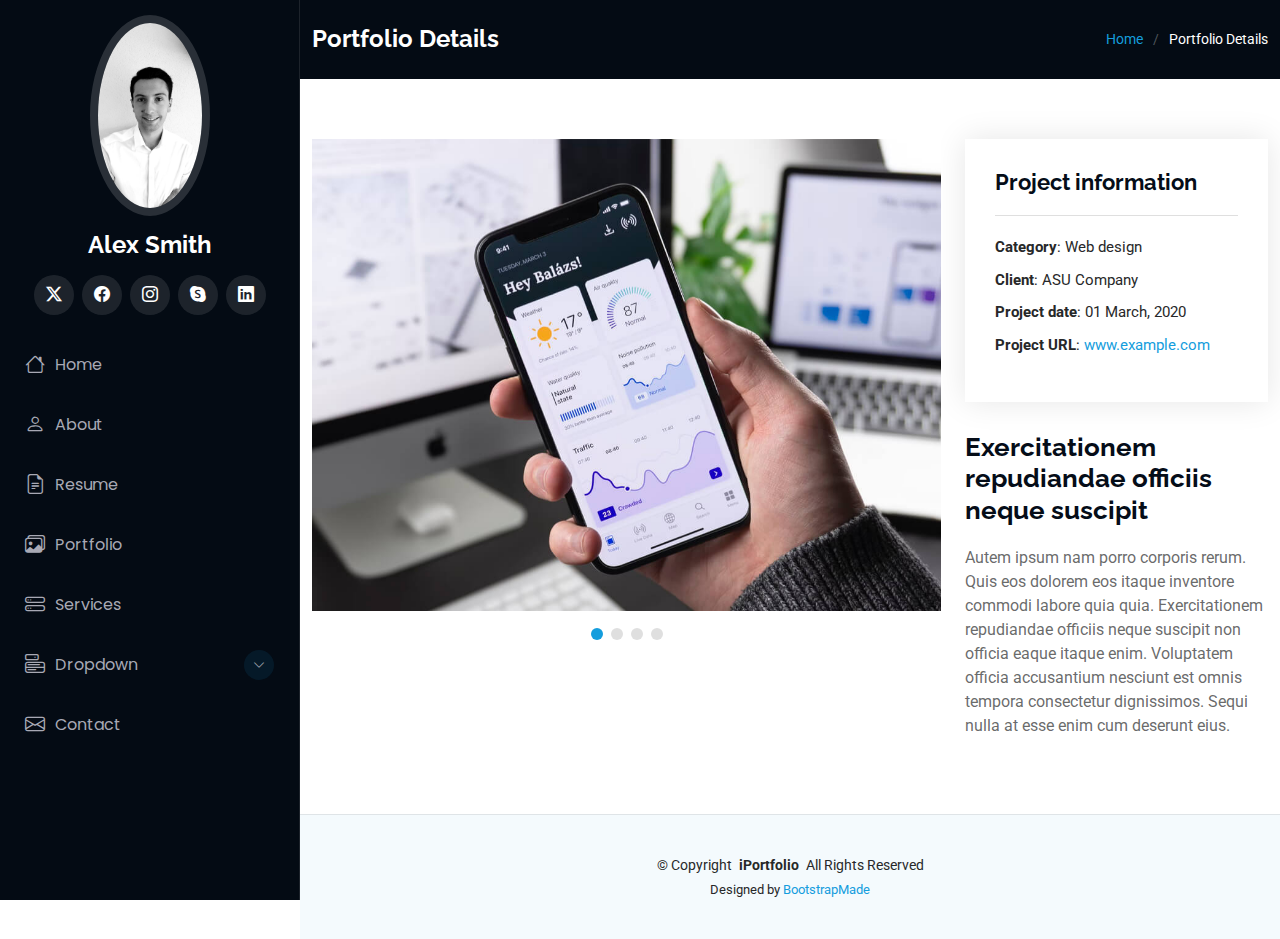
<file: portfolio-details.html>
<!DOCTYPE html>
<html lang="en">

<head>
  <meta charset="utf-8">
  <meta content="width=device-width, initial-scale=1.0" name="viewport">
  <title>Portfolio Details - iPortfolio Bootstrap Template</title>
  <meta content="" name="description">
  <meta content="" name="keywords">

  <!-- Favicons -->
  <link href="assets/img/favicon.png" rel="icon">
  <link href="assets/img/apple-touch-icon.png" rel="apple-touch-icon">

  <!-- Fonts -->
  <link href="https://fonts.googleapis.com" rel="preconnect">
  <link href="https://fonts.gstatic.com" rel="preconnect" crossorigin>
  <link href="https://fonts.googleapis.com/css2?family=Roboto:ital,wght@0,100;0,300;0,400;0,500;0,700;0,900;1,100;1,300;1,400;1,500;1,700;1,900&family=Poppins:ital,wght@0,100;0,200;0,300;0,400;0,500;0,600;0,700;0,800;0,900;1,100;1,200;1,300;1,400;1,500;1,600;1,700;1,800;1,900&family=Raleway:ital,wght@0,100;0,200;0,300;0,400;0,500;0,600;0,700;0,800;0,900;1,100;1,200;1,300;1,400;1,500;1,600;1,700;1,800;1,900&display=swap" rel="stylesheet">

  <!-- Vendor CSS Files -->
  <link href="assets/vendor/bootstrap/css/bootstrap.min.css" rel="stylesheet">
  <link href="assets/vendor/bootstrap-icons/bootstrap-icons.css" rel="stylesheet">
  <link href="assets/vendor/aos/aos.css" rel="stylesheet">
  <link href="assets/vendor/glightbox/css/glightbox.min.css" rel="stylesheet">
  <link href="assets/vendor/swiper/swiper-bundle.min.css" rel="stylesheet">

  <!-- Main CSS File -->
  <link href="assets/css/main.css" rel="stylesheet">

  <!-- =======================================================
  * Template Name: iPortfolio
  * Template URL: https://bootstrapmade.com/iportfolio-bootstrap-portfolio-websites-template/
  * Updated: Jun 29 2024 with Bootstrap v5.3.3
  * Author: BootstrapMade.com
  * License: https://bootstrapmade.com/license/
  ======================================================== -->
</head>

<body class="portfolio-details-page">

  <header id="header" class="header dark-background d-flex flex-column">
    <i class="header-toggle d-xl-none bi bi-list"></i>

    <div class="profile-img">
      <img src="assets/img/my-profile-img.jpg" alt="" class="img-fluid rounded-circle">
    </div>

    <a href="index.html" class="logo d-flex align-items-center justify-content-center">
      <!-- Uncomment the line below if you also wish to use an image logo -->
      <!-- <img src="assets/img/logo.png" alt=""> -->
      <h1 class="sitename">Alex Smith</h1>
    </a>

    <div class="social-links text-center">
      <a href="#" class="twitter"><i class="bi bi-twitter-x"></i></a>
      <a href="#" class="facebook"><i class="bi bi-facebook"></i></a>
      <a href="#" class="instagram"><i class="bi bi-instagram"></i></a>
      <a href="#" class="google-plus"><i class="bi bi-skype"></i></a>
      <a href="#" class="linkedin"><i class="bi bi-linkedin"></i></a>
    </div>

    <nav id="navmenu" class="navmenu">
      <ul>
        <li><a href="#hero"><i class="bi bi-house navicon"></i>Home</a></li>
        <li><a href="#about"><i class="bi bi-person navicon"></i> About</a></li>
        <li><a href="#resume"><i class="bi bi-file-earmark-text navicon"></i> Resume</a></li>
        <li><a href="#portfolio"><i class="bi bi-images navicon"></i> Portfolio</a></li>
        <li><a href="#services"><i class="bi bi-hdd-stack navicon"></i> Services</a></li>
        <li class="dropdown"><a href="#"><i class="bi bi-menu-button navicon"></i> <span>Dropdown</span> <i class="bi bi-chevron-down toggle-dropdown"></i></a>
          <ul>
            <li><a href="#">Dropdown 1</a></li>
            <li class="dropdown"><a href="#"><span>Deep Dropdown</span> <i class="bi bi-chevron-down toggle-dropdown"></i></a>
              <ul>
                <li><a href="#">Deep Dropdown 1</a></li>
                <li><a href="#">Deep Dropdown 2</a></li>
                <li><a href="#">Deep Dropdown 3</a></li>
                <li><a href="#">Deep Dropdown 4</a></li>
                <li><a href="#">Deep Dropdown 5</a></li>
              </ul>
            </li>
            <li><a href="#">Dropdown 2</a></li>
            <li><a href="#">Dropdown 3</a></li>
            <li><a href="#">Dropdown 4</a></li>
          </ul>
        </li>
        <li><a href="#contact"><i class="bi bi-envelope navicon"></i> Contact</a></li>
      </ul>
    </nav>

  </header>

  <main class="main">

    <!-- Page Title -->
    <div class="page-title dark-background">
      <div class="container d-lg-flex justify-content-between align-items-center">
        <h1 class="mb-2 mb-lg-0">Portfolio Details</h1>
        <nav class="breadcrumbs">
          <ol>
            <li><a href="index.html">Home</a></li>
            <li class="current">Portfolio Details</li>
          </ol>
        </nav>
      </div>
    </div><!-- End Page Title -->

    <!-- Portfolio Details Section -->
    <section id="portfolio-details" class="portfolio-details section">

      <div class="container" data-aos="fade-up" data-aos-delay="100">

        <div class="row gy-4">

          <div class="col-lg-8">
            <div class="portfolio-details-slider swiper init-swiper">

              <script type="application/json" class="swiper-config">
                {
                  "loop": true,
                  "speed": 600,
                  "autoplay": {
                    "delay": 5000
                  },
                  "slidesPerView": "auto",
                  "pagination": {
                    "el": ".swiper-pagination",
                    "type": "bullets",
                    "clickable": true
                  }
                }
              </script>

              <div class="swiper-wrapper align-items-center">

                <div class="swiper-slide">
                  <img src="assets/img/portfolio/app-1.jpg" alt="">
                </div>

                <div class="swiper-slide">
                  <img src="assets/img/portfolio/product-1.jpg" alt="">
                </div>

                <div class="swiper-slide">
                  <img src="assets/img/portfolio/branding-1.jpg" alt="">
                </div>

                <div class="swiper-slide">
                  <img src="assets/img/portfolio/books-1.jpg" alt="">
                </div>

              </div>
              <div class="swiper-pagination"></div>
            </div>
          </div>

          <div class="col-lg-4">
            <div class="portfolio-info" data-aos="fade-up" data-aos-delay="200">
              <h3>Project information</h3>
              <ul>
                <li><strong>Category</strong>: Web design</li>
                <li><strong>Client</strong>: ASU Company</li>
                <li><strong>Project date</strong>: 01 March, 2020</li>
                <li><strong>Project URL</strong>: <a href="#">www.example.com</a></li>
              </ul>
            </div>
            <div class="portfolio-description" data-aos="fade-up" data-aos-delay="300">
              <h2>Exercitationem repudiandae officiis neque suscipit</h2>
              <p>
                Autem ipsum nam porro corporis rerum. Quis eos dolorem eos itaque inventore commodi labore quia quia. Exercitationem repudiandae officiis neque suscipit non officia eaque itaque enim. Voluptatem officia accusantium nesciunt est omnis tempora consectetur dignissimos. Sequi nulla at esse enim cum deserunt eius.
              </p>
            </div>
          </div>

        </div>

      </div>

    </section><!-- /Portfolio Details Section -->

  </main>

  <footer id="footer" class="footer position-relative light-background">

    <div class="container">
      <div class="copyright text-center ">
        <p>© <span>Copyright</span> <strong class="px-1 sitename">iPortfolio</strong> <span>All Rights Reserved</span></p>
      </div>
      <div class="credits">
        <!-- All the links in the footer should remain intact. -->
        <!-- You can delete the links only if you've purchased the pro version. -->
        <!-- Licensing information: https://bootstrapmade.com/license/ -->
        <!-- Purchase the pro version with working PHP/AJAX contact form: [buy-url] -->
        Designed by <a href="https://bootstrapmade.com/">BootstrapMade</a>
      </div>
    </div>

  </footer>

  <!-- Scroll Top -->
  <a href="#" id="scroll-top" class="scroll-top d-flex align-items-center justify-content-center"><i class="bi bi-arrow-up-short"></i></a>

  <!-- Preloader -->
  <div id="preloader"></div>

  <!-- Vendor JS Files -->
  <script src="assets/vendor/bootstrap/js/bootstrap.bundle.min.js"></script>
  <script src="assets/vendor/php-email-form/validate.js"></script>
  <script src="assets/vendor/aos/aos.js"></script>
  <script src="assets/vendor/typed.js/typed.umd.js"></script>
  <script src="assets/vendor/purecounter/purecounter_vanilla.js"></script>
  <script src="assets/vendor/waypoints/noframework.waypoints.js"></script>
  <script src="assets/vendor/glightbox/js/glightbox.min.js"></script>
  <script src="assets/vendor/imagesloaded/imagesloaded.pkgd.min.js"></script>
  <script src="assets/vendor/isotope-layout/isotope.pkgd.min.js"></script>
  <script src="assets/vendor/swiper/swiper-bundle.min.js"></script>

  <!-- Main JS File -->
  <script src="assets/js/main.js"></script>

</body>

</html>
</file>
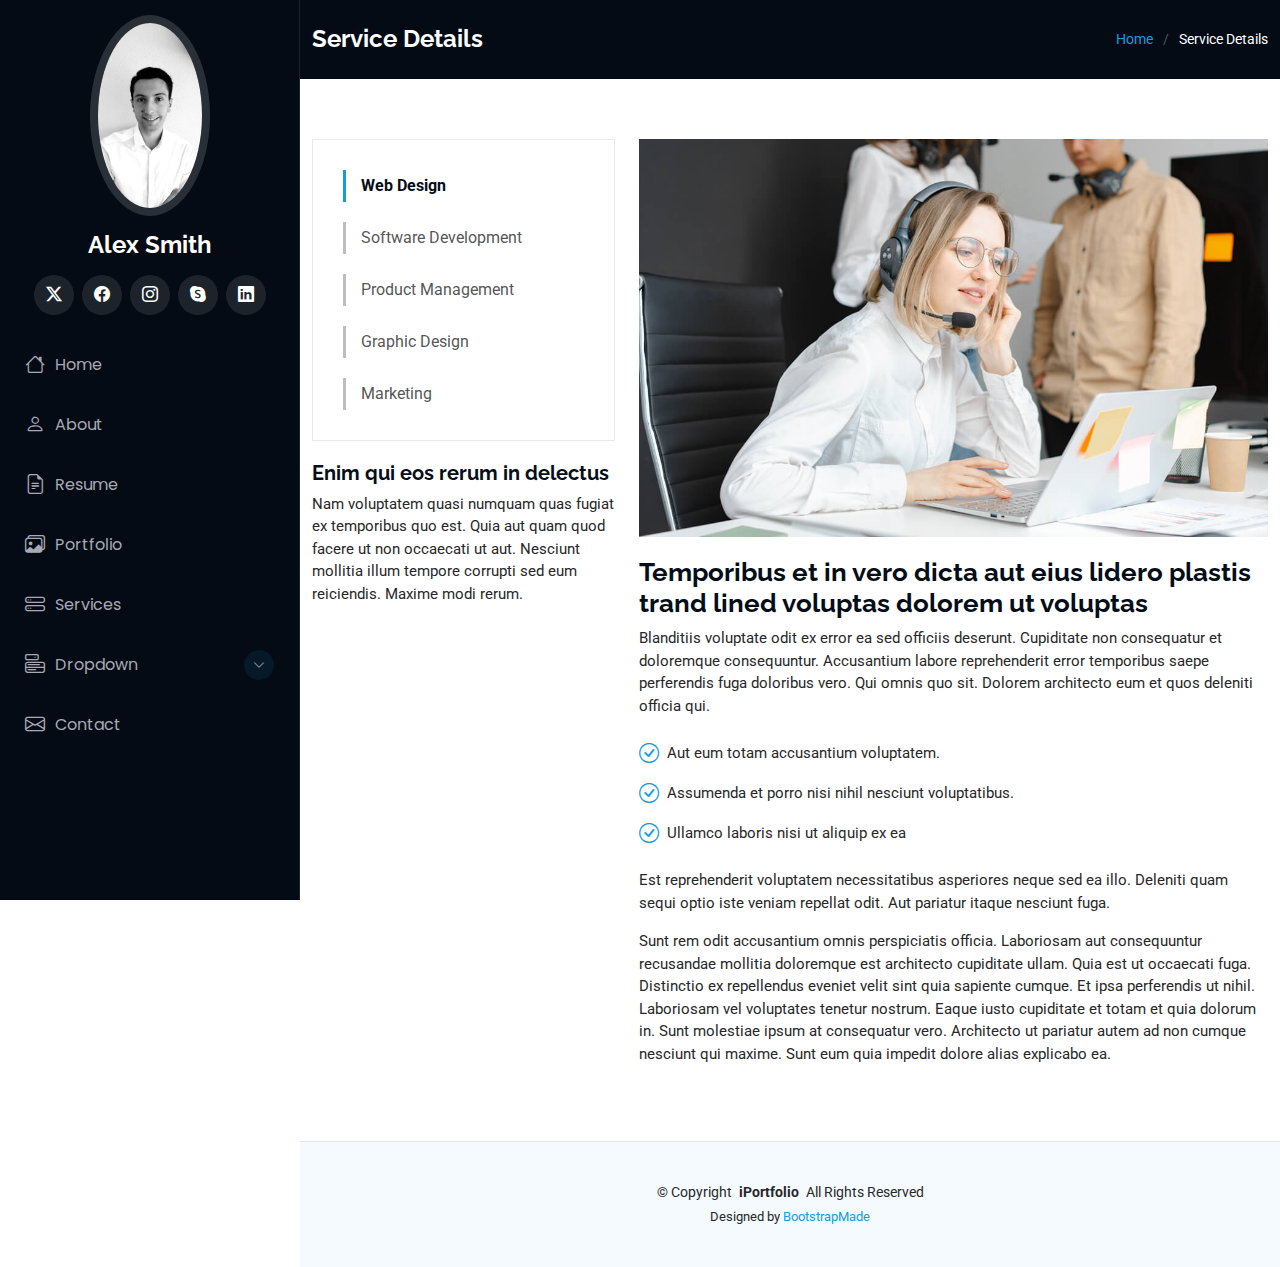
<file: service-details.html>
<!DOCTYPE html>
<html lang="en">

<head>
  <meta charset="utf-8">
  <meta content="width=device-width, initial-scale=1.0" name="viewport">
  <title>Service Details - iPortfolio Bootstrap Template</title>
  <meta content="" name="description">
  <meta content="" name="keywords">

  <!-- Favicons -->
  <link href="assets/img/favicon.png" rel="icon">
  <link href="assets/img/apple-touch-icon.png" rel="apple-touch-icon">

  <!-- Fonts -->
  <link href="https://fonts.googleapis.com" rel="preconnect">
  <link href="https://fonts.gstatic.com" rel="preconnect" crossorigin>
  <link href="https://fonts.googleapis.com/css2?family=Roboto:ital,wght@0,100;0,300;0,400;0,500;0,700;0,900;1,100;1,300;1,400;1,500;1,700;1,900&family=Poppins:ital,wght@0,100;0,200;0,300;0,400;0,500;0,600;0,700;0,800;0,900;1,100;1,200;1,300;1,400;1,500;1,600;1,700;1,800;1,900&family=Raleway:ital,wght@0,100;0,200;0,300;0,400;0,500;0,600;0,700;0,800;0,900;1,100;1,200;1,300;1,400;1,500;1,600;1,700;1,800;1,900&display=swap" rel="stylesheet">

  <!-- Vendor CSS Files -->
  <link href="assets/vendor/bootstrap/css/bootstrap.min.css" rel="stylesheet">
  <link href="assets/vendor/bootstrap-icons/bootstrap-icons.css" rel="stylesheet">
  <link href="assets/vendor/aos/aos.css" rel="stylesheet">
  <link href="assets/vendor/glightbox/css/glightbox.min.css" rel="stylesheet">
  <link href="assets/vendor/swiper/swiper-bundle.min.css" rel="stylesheet">

  <!-- Main CSS File -->
  <link href="assets/css/main.css" rel="stylesheet">

  <!-- =======================================================
  * Template Name: iPortfolio
  * Template URL: https://bootstrapmade.com/iportfolio-bootstrap-portfolio-websites-template/
  * Updated: Jun 29 2024 with Bootstrap v5.3.3
  * Author: BootstrapMade.com
  * License: https://bootstrapmade.com/license/
  ======================================================== -->
</head>

<body class="service-details-page">

  <header id="header" class="header dark-background d-flex flex-column">
    <i class="header-toggle d-xl-none bi bi-list"></i>

    <div class="profile-img">
      <img src="assets/img/my-profile-img.jpg" alt="" class="img-fluid rounded-circle">
    </div>

    <a href="index.html" class="logo d-flex align-items-center justify-content-center">
      <!-- Uncomment the line below if you also wish to use an image logo -->
      <!-- <img src="assets/img/logo.png" alt=""> -->
      <h1 class="sitename">Alex Smith</h1>
    </a>

    <div class="social-links text-center">
      <a href="#" class="twitter"><i class="bi bi-twitter-x"></i></a>
      <a href="#" class="facebook"><i class="bi bi-facebook"></i></a>
      <a href="#" class="instagram"><i class="bi bi-instagram"></i></a>
      <a href="#" class="google-plus"><i class="bi bi-skype"></i></a>
      <a href="#" class="linkedin"><i class="bi bi-linkedin"></i></a>
    </div>

    <nav id="navmenu" class="navmenu">
      <ul>
        <li><a href="#hero"><i class="bi bi-house navicon"></i>Home</a></li>
        <li><a href="#about"><i class="bi bi-person navicon"></i> About</a></li>
        <li><a href="#resume"><i class="bi bi-file-earmark-text navicon"></i> Resume</a></li>
        <li><a href="#portfolio"><i class="bi bi-images navicon"></i> Portfolio</a></li>
        <li><a href="#services"><i class="bi bi-hdd-stack navicon"></i> Services</a></li>
        <li class="dropdown"><a href="#"><i class="bi bi-menu-button navicon"></i> <span>Dropdown</span> <i class="bi bi-chevron-down toggle-dropdown"></i></a>
          <ul>
            <li><a href="#">Dropdown 1</a></li>
            <li class="dropdown"><a href="#"><span>Deep Dropdown</span> <i class="bi bi-chevron-down toggle-dropdown"></i></a>
              <ul>
                <li><a href="#">Deep Dropdown 1</a></li>
                <li><a href="#">Deep Dropdown 2</a></li>
                <li><a href="#">Deep Dropdown 3</a></li>
                <li><a href="#">Deep Dropdown 4</a></li>
                <li><a href="#">Deep Dropdown 5</a></li>
              </ul>
            </li>
            <li><a href="#">Dropdown 2</a></li>
            <li><a href="#">Dropdown 3</a></li>
            <li><a href="#">Dropdown 4</a></li>
          </ul>
        </li>
        <li><a href="#contact"><i class="bi bi-envelope navicon"></i> Contact</a></li>
      </ul>
    </nav>

  </header>

  <main class="main">

    <!-- Page Title -->
    <div class="page-title dark-background">
      <div class="container d-lg-flex justify-content-between align-items-center">
        <h1 class="mb-2 mb-lg-0">Service Details</h1>
        <nav class="breadcrumbs">
          <ol>
            <li><a href="index.html">Home</a></li>
            <li class="current">Service Details</li>
          </ol>
        </nav>
      </div>
    </div><!-- End Page Title -->

    <!-- Service Details Section -->
    <section id="service-details" class="service-details section">

      <div class="container">

        <div class="row gy-4">

          <div class="col-lg-4" data-aos="fade-up" data-aos-delay="100">
            <div class="services-list">
              <a href="#" class="active">Web Design</a>
              <a href="#">Software Development</a>
              <a href="#">Product Management</a>
              <a href="#">Graphic Design</a>
              <a href="#">Marketing</a>
            </div>

            <h4>Enim qui eos rerum in delectus</h4>
            <p>Nam voluptatem quasi numquam quas fugiat ex temporibus quo est. Quia aut quam quod facere ut non occaecati ut aut. Nesciunt mollitia illum tempore corrupti sed eum reiciendis. Maxime modi rerum.</p>
          </div>

          <div class="col-lg-8" data-aos="fade-up" data-aos-delay="200">
            <img src="assets/img/services.jpg" alt="" class="img-fluid services-img">
            <h3>Temporibus et in vero dicta aut eius lidero plastis trand lined voluptas dolorem ut voluptas</h3>
            <p>
              Blanditiis voluptate odit ex error ea sed officiis deserunt. Cupiditate non consequatur et doloremque consequuntur. Accusantium labore reprehenderit error temporibus saepe perferendis fuga doloribus vero. Qui omnis quo sit. Dolorem architecto eum et quos deleniti officia qui.
            </p>
            <ul>
              <li><i class="bi bi-check-circle"></i> <span>Aut eum totam accusantium voluptatem.</span></li>
              <li><i class="bi bi-check-circle"></i> <span>Assumenda et porro nisi nihil nesciunt voluptatibus.</span></li>
              <li><i class="bi bi-check-circle"></i> <span>Ullamco laboris nisi ut aliquip ex ea</span></li>
            </ul>
            <p>
              Est reprehenderit voluptatem necessitatibus asperiores neque sed ea illo. Deleniti quam sequi optio iste veniam repellat odit. Aut pariatur itaque nesciunt fuga.
            </p>
            <p>
              Sunt rem odit accusantium omnis perspiciatis officia. Laboriosam aut consequuntur recusandae mollitia doloremque est architecto cupiditate ullam. Quia est ut occaecati fuga. Distinctio ex repellendus eveniet velit sint quia sapiente cumque. Et ipsa perferendis ut nihil. Laboriosam vel voluptates tenetur nostrum. Eaque iusto cupiditate et totam et quia dolorum in. Sunt molestiae ipsum at consequatur vero. Architecto ut pariatur autem ad non cumque nesciunt qui maxime. Sunt eum quia impedit dolore alias explicabo ea.
            </p>
          </div>

        </div>

      </div>

    </section><!-- /Service Details Section -->

  </main>

  <footer id="footer" class="footer position-relative light-background">

    <div class="container">
      <div class="copyright text-center ">
        <p>© <span>Copyright</span> <strong class="px-1 sitename">iPortfolio</strong> <span>All Rights Reserved</span></p>
      </div>
      <div class="credits">
        <!-- All the links in the footer should remain intact. -->
        <!-- You can delete the links only if you've purchased the pro version. -->
        <!-- Licensing information: https://bootstrapmade.com/license/ -->
        <!-- Purchase the pro version with working PHP/AJAX contact form: [buy-url] -->
        Designed by <a href="https://bootstrapmade.com/">BootstrapMade</a>
      </div>
    </div>

  </footer>

  <!-- Scroll Top -->
  <a href="#" id="scroll-top" class="scroll-top d-flex align-items-center justify-content-center"><i class="bi bi-arrow-up-short"></i></a>

  <!-- Preloader -->
  <div id="preloader"></div>

  <!-- Vendor JS Files -->
  <script src="assets/vendor/bootstrap/js/bootstrap.bundle.min.js"></script>
  <script src="assets/vendor/php-email-form/validate.js"></script>
  <script src="assets/vendor/aos/aos.js"></script>
  <script src="assets/vendor/typed.js/typed.umd.js"></script>
  <script src="assets/vendor/purecounter/purecounter_vanilla.js"></script>
  <script src="assets/vendor/waypoints/noframework.waypoints.js"></script>
  <script src="assets/vendor/glightbox/js/glightbox.min.js"></script>
  <script src="assets/vendor/imagesloaded/imagesloaded.pkgd.min.js"></script>
  <script src="assets/vendor/isotope-layout/isotope.pkgd.min.js"></script>
  <script src="assets/vendor/swiper/swiper-bundle.min.js"></script>

  <!-- Main JS File -->
  <script src="assets/js/main.js"></script>

</body>

</html>
</file>
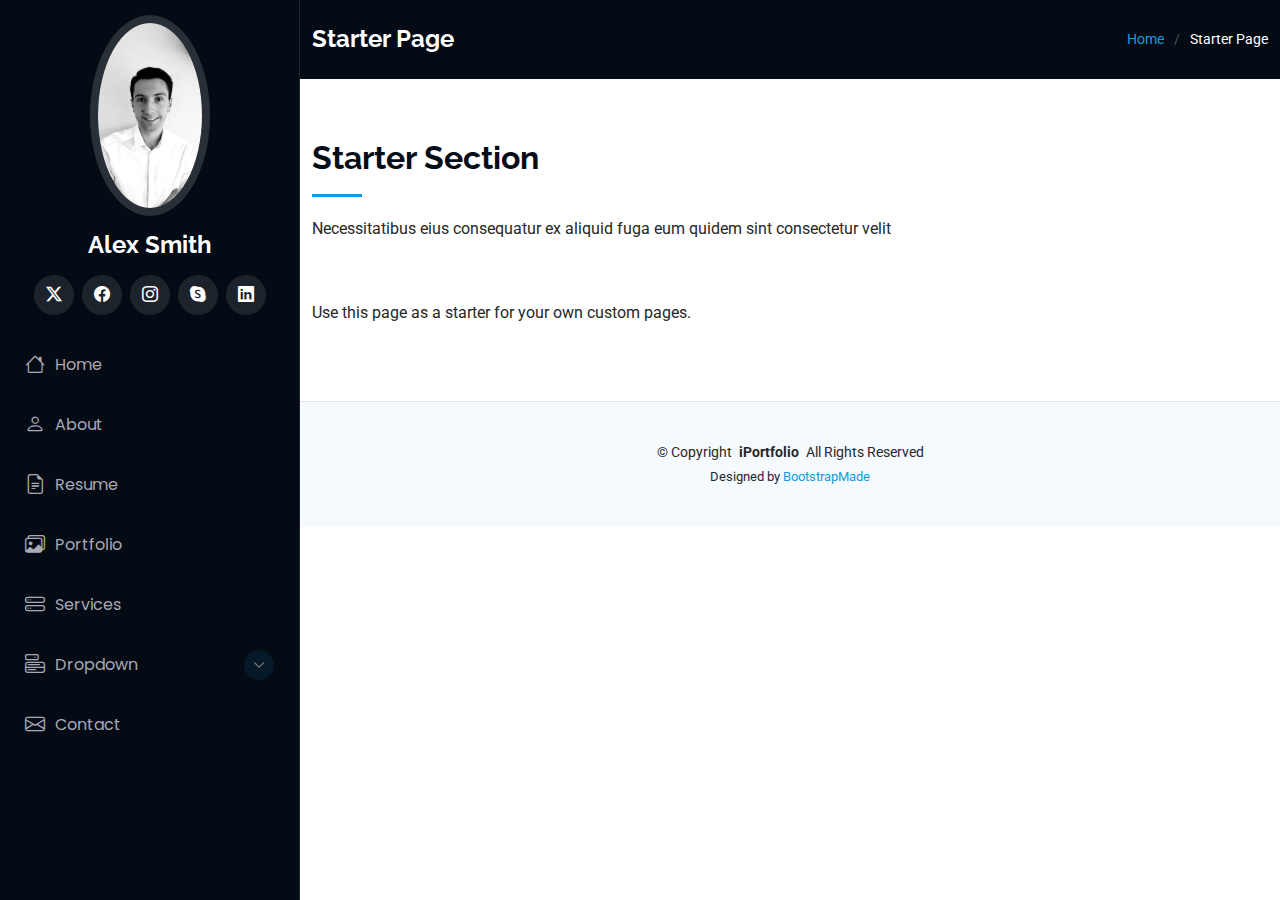
<file: starter-page.html>
<!DOCTYPE html>
<html lang="en">

<head>
  <meta charset="utf-8">
  <meta content="width=device-width, initial-scale=1.0" name="viewport">
  <title>Starter Page - iPortfolio Bootstrap Template</title>
  <meta content="" name="description">
  <meta content="" name="keywords">

  <!-- Favicons -->
  <link href="assets/img/favicon.png" rel="icon">
  <link href="assets/img/apple-touch-icon.png" rel="apple-touch-icon">

  <!-- Fonts -->
  <link href="https://fonts.googleapis.com" rel="preconnect">
  <link href="https://fonts.gstatic.com" rel="preconnect" crossorigin>
  <link href="https://fonts.googleapis.com/css2?family=Roboto:ital,wght@0,100;0,300;0,400;0,500;0,700;0,900;1,100;1,300;1,400;1,500;1,700;1,900&family=Poppins:ital,wght@0,100;0,200;0,300;0,400;0,500;0,600;0,700;0,800;0,900;1,100;1,200;1,300;1,400;1,500;1,600;1,700;1,800;1,900&family=Raleway:ital,wght@0,100;0,200;0,300;0,400;0,500;0,600;0,700;0,800;0,900;1,100;1,200;1,300;1,400;1,500;1,600;1,700;1,800;1,900&display=swap" rel="stylesheet">

  <!-- Vendor CSS Files -->
  <link href="assets/vendor/bootstrap/css/bootstrap.min.css" rel="stylesheet">
  <link href="assets/vendor/bootstrap-icons/bootstrap-icons.css" rel="stylesheet">
  <link href="assets/vendor/aos/aos.css" rel="stylesheet">
  <link href="assets/vendor/glightbox/css/glightbox.min.css" rel="stylesheet">
  <link href="assets/vendor/swiper/swiper-bundle.min.css" rel="stylesheet">

  <!-- Main CSS File -->
  <link href="assets/css/main.css" rel="stylesheet">

  <!-- =======================================================
  * Template Name: iPortfolio
  * Template URL: https://bootstrapmade.com/iportfolio-bootstrap-portfolio-websites-template/
  * Updated: Jun 29 2024 with Bootstrap v5.3.3
  * Author: BootstrapMade.com
  * License: https://bootstrapmade.com/license/
  ======================================================== -->
</head>

<body class="starter-page-page">

  <header id="header" class="header dark-background d-flex flex-column">
    <i class="header-toggle d-xl-none bi bi-list"></i>

    <div class="profile-img">
      <img src="assets/img/my-profile-img.jpg" alt="" class="img-fluid rounded-circle">
    </div>

    <a href="index.html" class="logo d-flex align-items-center justify-content-center">
      <!-- Uncomment the line below if you also wish to use an image logo -->
      <!-- <img src="assets/img/logo.png" alt=""> -->
      <h1 class="sitename">Alex Smith</h1>
    </a>

    <div class="social-links text-center">
      <a href="#" class="twitter"><i class="bi bi-twitter-x"></i></a>
      <a href="#" class="facebook"><i class="bi bi-facebook"></i></a>
      <a href="#" class="instagram"><i class="bi bi-instagram"></i></a>
      <a href="#" class="google-plus"><i class="bi bi-skype"></i></a>
      <a href="#" class="linkedin"><i class="bi bi-linkedin"></i></a>
    </div>

    <nav id="navmenu" class="navmenu">
      <ul>
        <li><a href="#hero"><i class="bi bi-house navicon"></i>Home</a></li>
        <li><a href="#about"><i class="bi bi-person navicon"></i> About</a></li>
        <li><a href="#resume"><i class="bi bi-file-earmark-text navicon"></i> Resume</a></li>
        <li><a href="#portfolio"><i class="bi bi-images navicon"></i> Portfolio</a></li>
        <li><a href="#services"><i class="bi bi-hdd-stack navicon"></i> Services</a></li>
        <li class="dropdown"><a href="#"><i class="bi bi-menu-button navicon"></i> <span>Dropdown</span> <i class="bi bi-chevron-down toggle-dropdown"></i></a>
          <ul>
            <li><a href="#">Dropdown 1</a></li>
            <li class="dropdown"><a href="#"><span>Deep Dropdown</span> <i class="bi bi-chevron-down toggle-dropdown"></i></a>
              <ul>
                <li><a href="#">Deep Dropdown 1</a></li>
                <li><a href="#">Deep Dropdown 2</a></li>
                <li><a href="#">Deep Dropdown 3</a></li>
                <li><a href="#">Deep Dropdown 4</a></li>
                <li><a href="#">Deep Dropdown 5</a></li>
              </ul>
            </li>
            <li><a href="#">Dropdown 2</a></li>
            <li><a href="#">Dropdown 3</a></li>
            <li><a href="#">Dropdown 4</a></li>
          </ul>
        </li>
        <li><a href="#contact"><i class="bi bi-envelope navicon"></i> Contact</a></li>
      </ul>
    </nav>

  </header>

  <main class="main">

    <!-- Page Title -->
    <div class="page-title dark-background">
      <div class="container d-lg-flex justify-content-between align-items-center">
        <h1 class="mb-2 mb-lg-0">Starter Page</h1>
        <nav class="breadcrumbs">
          <ol>
            <li><a href="index.html">Home</a></li>
            <li class="current">Starter Page</li>
          </ol>
        </nav>
      </div>
    </div><!-- End Page Title -->

    <!-- Starter Section Section -->
    <section id="starter-section" class="starter-section section">

      <!-- Section Title -->
      <div class="container section-title" data-aos="fade-up">
        <h2>Starter Section</h2>
        <p>Necessitatibus eius consequatur ex aliquid fuga eum quidem sint consectetur velit</p>
      </div><!-- End Section Title -->

      <div class="container" data-aos="fade-up">
        <p>Use this page as a starter for your own custom pages.</p>
      </div>

    </section><!-- /Starter Section Section -->

  </main>

  <footer id="footer" class="footer position-relative light-background">

    <div class="container">
      <div class="copyright text-center ">
        <p>© <span>Copyright</span> <strong class="px-1 sitename">iPortfolio</strong> <span>All Rights Reserved</span></p>
      </div>
      <div class="credits">
        <!-- All the links in the footer should remain intact. -->
        <!-- You can delete the links only if you've purchased the pro version. -->
        <!-- Licensing information: https://bootstrapmade.com/license/ -->
        <!-- Purchase the pro version with working PHP/AJAX contact form: [buy-url] -->
        Designed by <a href="https://bootstrapmade.com/">BootstrapMade</a>
      </div>
    </div>

  </footer>

  <!-- Scroll Top -->
  <a href="#" id="scroll-top" class="scroll-top d-flex align-items-center justify-content-center"><i class="bi bi-arrow-up-short"></i></a>

  <!-- Preloader -->
  <div id="preloader"></div>

  <!-- Vendor JS Files -->
  <script src="assets/vendor/bootstrap/js/bootstrap.bundle.min.js"></script>
  <script src="assets/vendor/php-email-form/validate.js"></script>
  <script src="assets/vendor/aos/aos.js"></script>
  <script src="assets/vendor/typed.js/typed.umd.js"></script>
  <script src="assets/vendor/purecounter/purecounter_vanilla.js"></script>
  <script src="assets/vendor/waypoints/noframework.waypoints.js"></script>
  <script src="assets/vendor/glightbox/js/glightbox.min.js"></script>
  <script src="assets/vendor/imagesloaded/imagesloaded.pkgd.min.js"></script>
  <script src="assets/vendor/isotope-layout/isotope.pkgd.min.js"></script>
  <script src="assets/vendor/swiper/swiper-bundle.min.js"></script>

  <!-- Main JS File -->
  <script src="assets/js/main.js"></script>

</body>

</html>
</file>
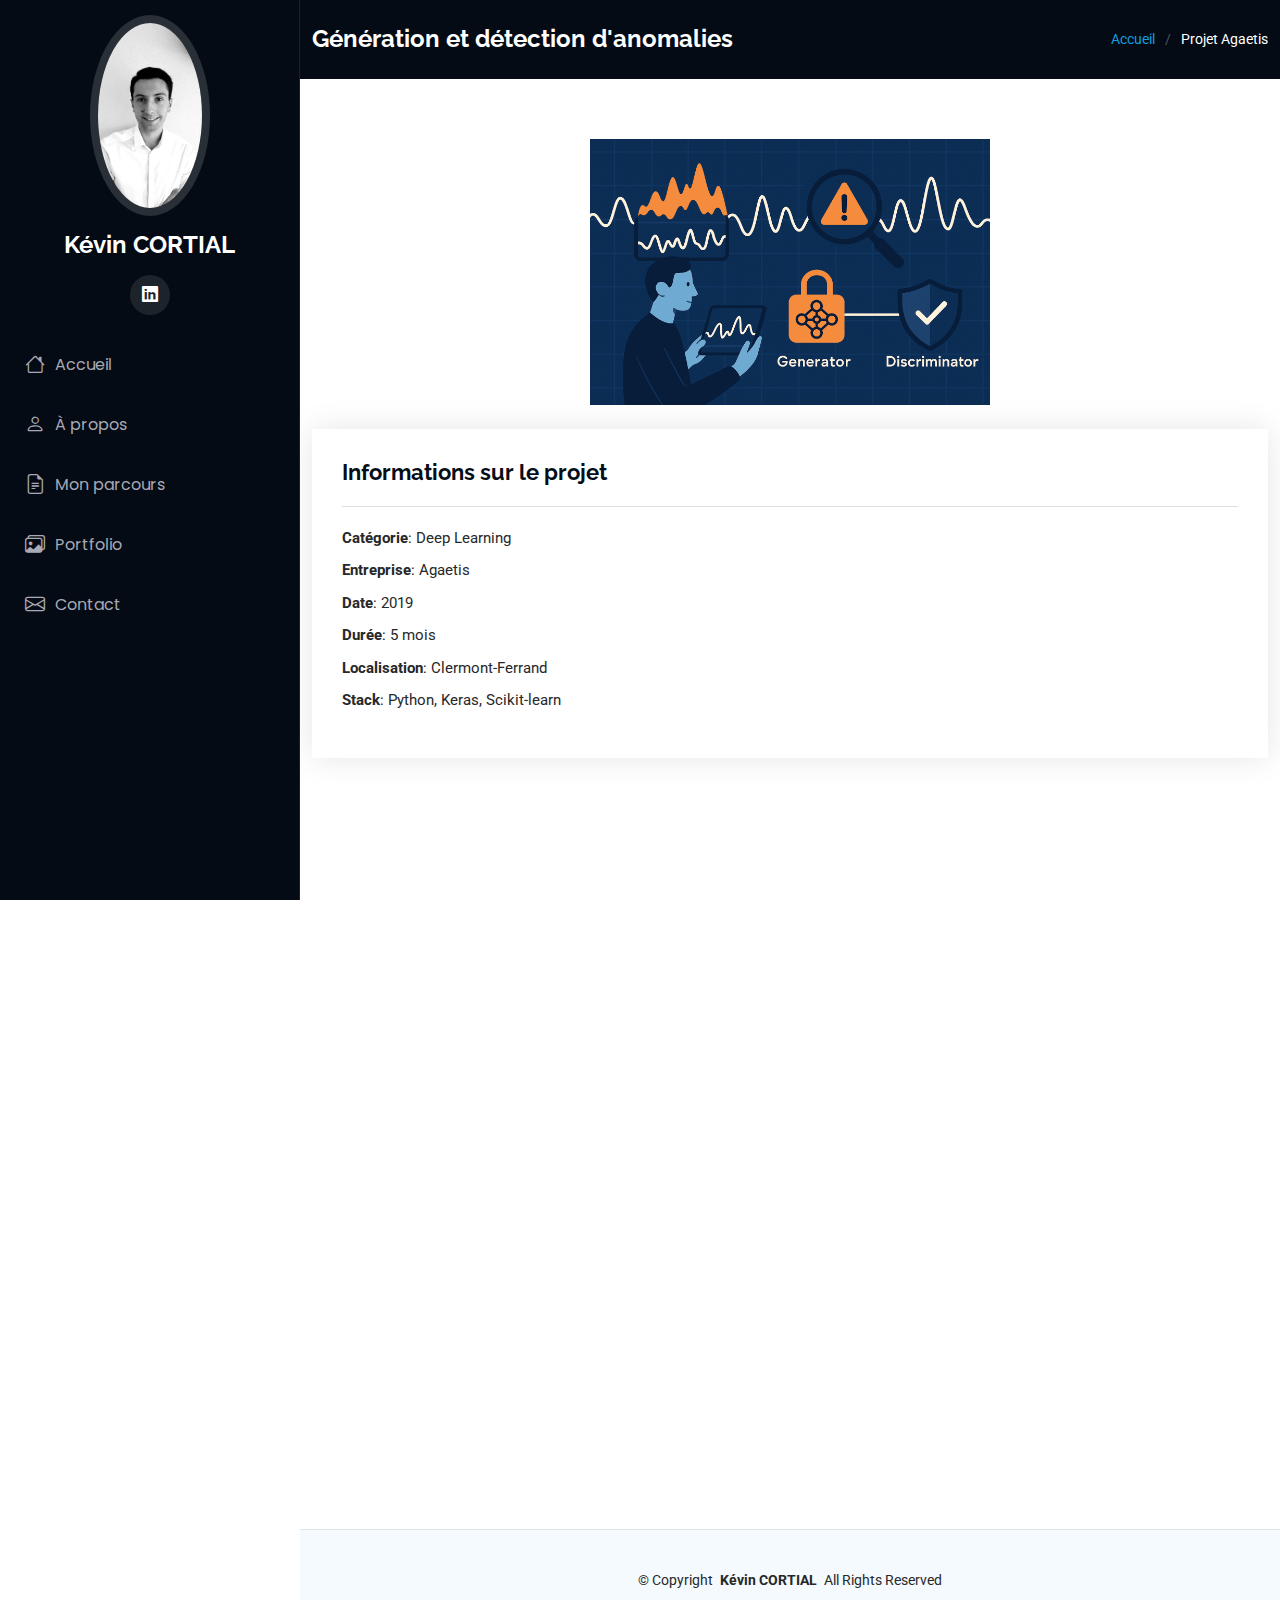
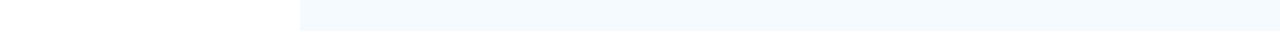
<file: portfolio/portfolio-details-agaetis.html>
<!DOCTYPE html>
<html lang="fr">

<head>
  <meta charset="utf-8">
  <meta content="width=device-width, initial-scale=1.0" name="viewport">
  <title>Génération et détection d'anomalies - Kévin CORTIAL</title>
  <meta content="Projet de génération et détection d'anomalies dans des séries temporelles avec Agaetis" name="description">
  <meta content="GAN, Deep Learning, séries temporelles, détection d'anomalies, Python" name="keywords">

  <!-- Favicons -->
  <link href="../assets/img/favicon.png" rel="icon">
  <link href="../assets/img/apple-touch-icon.png" rel="apple-touch-icon">

  <!-- Fonts -->
  <link href="https://fonts.googleapis.com" rel="preconnect">
  <link href="https://fonts.gstatic.com" rel="preconnect" crossorigin>
  <link href="https://fonts.googleapis.com/css2?family=Roboto:ital,wght@0,100;0,300;0,400;0,500;0,700;0,900;1,100;1,300;1,400;1,500;1,700;1,900&family=Poppins:ital,wght@0,100;0,200;0,300;0,400;0,500;0,600;0,700;0,800;0,900;1,100;1,200;1,300;1,400;1,500;1,600;1,700;1,800;1,900&family=Raleway:ital,wght@0,100;0,200;0,300;0,400;0,500;0,600;0,700;0,800;0,900;1,100;1,200;1,300;1,400;1,500;1,600;1,700;1,800;1,900&display=swap" rel="stylesheet">

  <!-- Vendor CSS Files -->
  <link href="../assets/vendor/bootstrap/css/bootstrap.min.css" rel="stylesheet">
  <link href="../assets/vendor/bootstrap-icons/bootstrap-icons.css" rel="stylesheet">
  <link href="../assets/vendor/aos/aos.css" rel="stylesheet">
  <link href="../assets/vendor/glightbox/css/glightbox.min.css" rel="stylesheet">
  <link href="../assets/vendor/swiper/swiper-bundle.min.css" rel="stylesheet">

  <!-- Main CSS File -->
  <link href="../assets/css/main.css" rel="stylesheet">
</head>

<body class="index-page">

  <header id="header" class="header dark-background d-flex flex-column">
    <i class="header-toggle d-xl-none bi bi-list"></i>

    <div class="profile-img">
      <img src="../assets/img/my-profile-img.jpg" alt="" class="img-fluid rounded-circle">
    </div>

    <a href="../index.html" class="logo d-flex align-items-center justify-content-center">
      <h1 class="sitename">Kévin CORTIAL</h1>
    </a>

    <div class="social-links text-center">
      <a href="https://www.linkedin.com/in/kevin-cortial/" target="_blank" class="linkedin"><i class="bi bi-linkedin"></i></a>
    </div>

    <nav id="navmenu" class="navmenu">
      <ul>
        <li><a href="../index.html#hero"><i class="bi bi-house navicon"></i>Accueil</a></li>
        <li><a href="../index.html#about"><i class="bi bi-person navicon"></i> À propos</a></li>
        <li><a href="../index.html#resume"><i class="bi bi-file-earmark-text navicon"></i> Mon parcours</a></li>
        <li><a href="../index.html#portfolio"><i class="bi bi-images navicon"></i> Portfolio</a></li>
        <li><a href="../index.html#contact"><i class="bi bi-envelope navicon"></i> Contact</a></li>
      </ul>
    </nav>

  </header>

  <main class="main">

    <!-- Page Title -->
    <div class="page-title dark-background">
      <div class="container d-lg-flex justify-content-between align-items-center">
        <h1 class="mb-2 mb-lg-0">Génération et détection d'anomalies</h1>
        <nav class="breadcrumbs">
          <ol>
            <li><a href="../index.html">Accueil</a></li>
            <li class="current">Projet Agaetis</li>
          </ol>
        </nav>
      </div>
    </div>

    <!-- Portfolio Details Section -->
    <section id="portfolio-details" class="portfolio-details section">
      <div class="container" data-aos="fade-up" data-aos-delay="100">
        <div class="row gy-4">
          <div class="col-12">
            <img src="../assets/img/portfolio/agaetis-1.jpg" class="img-fluid d-block mx-auto" alt="Génération et détection d'anomalies" style="max-width: 400px; height: auto; object-fit: cover;">
          </div>
          <div class="col-12">
            <div class="portfolio-info mb-4" data-aos="fade-up" data-aos-delay="200">
              <h3>Informations sur le projet</h3>
              <ul>
                <li><strong>Catégorie</strong>: Deep Learning</li>
                <li><strong>Entreprise</strong>: Agaetis</li>
                <li><strong>Date</strong>: 2019</li>
                <li><strong>Durée</strong>: 5 mois</li>
                <li><strong>Localisation</strong>: Clermont-Ferrand</li>
                <li><strong>Stack</strong>: Python, Keras, Scikit-learn</li>
              </ul>
            </div>
            <div class="portfolio-description" data-aos="fade-up" data-aos-delay="300">
              <h2>Description du projet</h2>
              <p>
                Projet de recherche et développement pour Agaetis, société spécialisée dans la data, visant à générer et détecter des anomalies dans des séries temporelles de réseaux informatiques.
              </p>
              <h3>Objectif</h3>
              <p>
                Développer une solution innovante pour simuler des attaques malveillantes réalistes dans des séries temporelles et les détecter efficacement.
              </p>
              <h3>Méthodologie</h3>
              <ul>
                <li>Adaptation des GAN (Generative Adversarial Networks) aux séries temporelles</li>
                <li>Développement d'un générateur de fausses données temporelles</li>
                <li>Implémentation d'un discriminateur pour la détection d'anomalies</li>
                <li>Utilisation des librairies Keras et Scikit-learn</li>
              </ul>
              <h3>Compétences développées</h3>
              <ul>
                <li>Deep Learning : GAN, réseaux de neurones</li>
                <li>Python : Keras, Scikit-learn</li>
                <li>Analyse de séries temporelles</li>
                <li>Détection d'anomalies</li>
              </ul>
              <h3>Résultats</h3>
              <ul>
                <li>Mise en place d'un système de génération de fausses séries temporelles</li>
                <li>Développement d'un discriminateur performant pour la détection d'anomalies</li>
                <li>Identification des défis techniques liés à la génération de données réalistes</li>
              </ul>
            </div>
          </div>
        </div>
      </div>
    </section>

  </main>

  <footer id="footer" class="footer position-relative light-background">
    <div class="container">
      <div class="copyright text-center">
        <p>© <span>Copyright</span> <strong class="px-1 sitename">Kévin CORTIAL</strong> <span>All Rights Reserved</span></p>
      </div>
    </div>
  </footer>

  <!-- Scroll Top -->
  <a href="#" id="scroll-top" class="scroll-top d-flex align-items-center justify-content-center"><i class="bi bi-arrow-up-short"></i></a>

  <!-- Preloader -->
  <div id="preloader"></div>

  <!-- Vendor JS Files -->
  <script src="../assets/vendor/bootstrap/js/bootstrap.bundle.min.js"></script>
  <script src="../assets/vendor/php-email-form/validate.js"></script>
  <script src="../assets/vendor/aos/aos.js"></script>
  <script src="../assets/vendor/typed.js/typed.umd.js"></script>
  <script src="../assets/vendor/purecounter/purecounter_vanilla.js"></script>
  <script src="../assets/vendor/waypoints/noframework.waypoints.js"></script>
  <script src="../assets/vendor/glightbox/js/glightbox.min.js"></script>
  <script src="../assets/vendor/imagesloaded/imagesloaded.pkgd.min.js"></script>
  <script src="../assets/vendor/isotope-layout/isotope.pkgd.min.js"></script>
  <script src="../assets/vendor/swiper/swiper-bundle.min.js"></script>

  <!-- Main JS File -->
  <script src="../assets/js/main.js"></script>

</body>

</html>
</file>
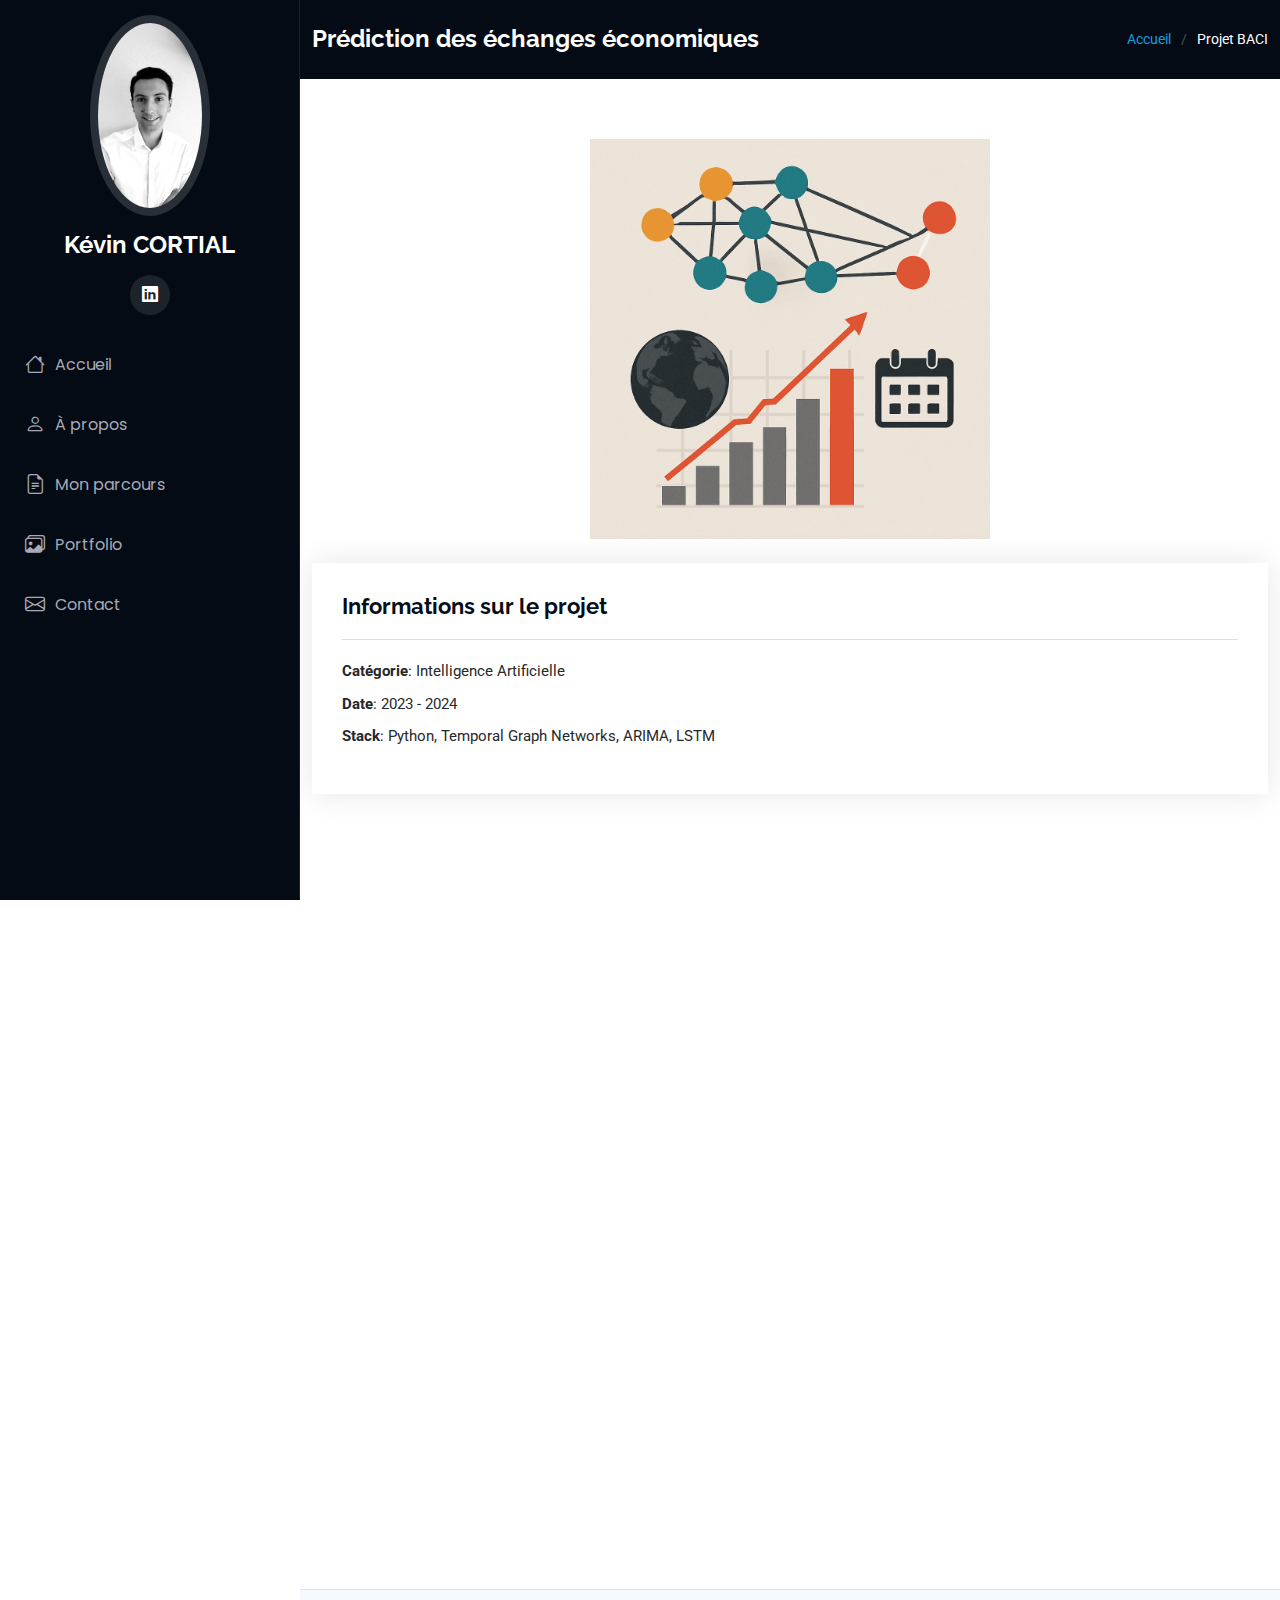
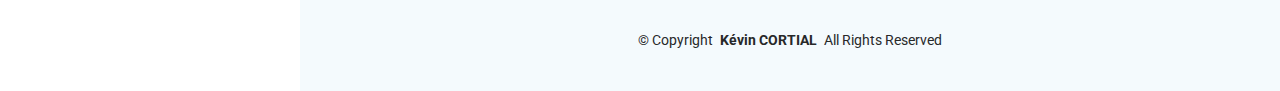
<file: portfolio/portfolio-details-baci.html>
<!DOCTYPE html>
<html lang="fr">

<head>
  <meta charset="utf-8">
  <meta content="width=device-width, initial-scale=1.0" name="viewport">
  <title>Prédiction des échanges économiques - Kévin CORTIAL</title>
  <meta content="Projet de prédiction de l'évolution temporelle des échanges économiques avec la base BACI" name="description">
  <meta content="Temporal Graph Networks, Deep Learning, Séries temporelles, Python, PyTorch" name="keywords">

  <!-- Favicons -->
  <link href="../assets/img/favicon.png" rel="icon">
  <link href="../assets/img/apple-touch-icon.png" rel="apple-touch-icon">

  <!-- Fonts -->
  <link href="https://fonts.googleapis.com" rel="preconnect">
  <link href="https://fonts.gstatic.com" rel="preconnect" crossorigin>
  <link href="https://fonts.googleapis.com/css2?family=Roboto:ital,wght@0,100;0,300;0,400;0,500;0,700;0,900;1,100;1,300;1,400;1,500;1,700;1,900&family=Poppins:ital,wght@0,100;0,200;0,300;0,400;0,500;0,600;0,700;0,800;0,900;1,100;1,200;1,300;1,400;1,500;1,600;1,700;1,800;1,900&family=Raleway:ital,wght@0,100;0,200;0,300;0,400;0,500;0,600;0,700;0,800;0,900;1,100;1,200;1,300;1,400;1,500;1,600;1,700;1,800;1,900&display=swap" rel="stylesheet">

  <!-- Vendor CSS Files -->
  <link href="../assets/vendor/bootstrap/css/bootstrap.min.css" rel="stylesheet">
  <link href="../assets/vendor/bootstrap-icons/bootstrap-icons.css" rel="stylesheet">
  <link href="../assets/vendor/aos/aos.css" rel="stylesheet">
  <link href="../assets/vendor/glightbox/css/glightbox.min.css" rel="stylesheet">
  <link href="../assets/vendor/swiper/swiper-bundle.min.css" rel="stylesheet">

  <!-- Main CSS File -->
  <link href="../assets/css/main.css" rel="stylesheet">
</head>

<body class="index-page">

  <header id="header" class="header dark-background d-flex flex-column">
    <i class="header-toggle d-xl-none bi bi-list"></i>

    <div class="profile-img">
      <img src="../assets/img/my-profile-img.jpg" alt="" class="img-fluid rounded-circle">
    </div>

    <a href="../index.html" class="logo d-flex align-items-center justify-content-center">
      <h1 class="sitename">Kévin CORTIAL</h1>
    </a>

    <div class="social-links text-center">
      <a href="https://www.linkedin.com/in/kevin-cortial/" target="_blank" class="linkedin"><i class="bi bi-linkedin"></i></a>
    </div>

    <nav id="navmenu" class="navmenu">
      <ul>
        <li><a href="../index.html#hero"><i class="bi bi-house navicon"></i>Accueil</a></li>
        <li><a href="../index.html#about"><i class="bi bi-person navicon"></i> À propos</a></li>
        <li><a href="../index.html#resume"><i class="bi bi-file-earmark-text navicon"></i> Mon parcours</a></li>
        <li><a href="../index.html#portfolio"><i class="bi bi-images navicon"></i> Portfolio</a></li>
        <li><a href="../index.html#contact"><i class="bi bi-envelope navicon"></i> Contact</a></li>
      </ul>
    </nav>

  </header>

  <main class="main">

    <!-- Page Title -->
    <div class="page-title dark-background">
      <div class="container d-lg-flex justify-content-between align-items-center">
        <h1 class="mb-2 mb-lg-0">Prédiction des échanges économiques</h1>
        <nav class="breadcrumbs">
          <ol>
            <li><a href="../index.html">Accueil</a></li>
            <li class="current">Projet BACI</li>
          </ol>
        </nav>
      </div>
    </div>

    <!-- Portfolio Details Section -->
    <section id="portfolio-details" class="portfolio-details section">
      <div class="container" data-aos="fade-up" data-aos-delay="100">
        <div class="row gy-4">
          <div class="col-12">
            <img src="../assets/img/portfolio/baci-1.jpg" class="img-fluid d-block mx-auto" alt="Prédiction des échanges économiques" style="max-width: 400px; height: auto; object-fit: cover;">
          </div>
          <div class="col-12">
            <div class="portfolio-info mb-4" data-aos="fade-up" data-aos-delay="200">
              <h3>Informations sur le projet</h3>
              <ul>
                <li><strong>Catégorie</strong>: Intelligence Artificielle</li>
                <li><strong>Date</strong>: 2023 - 2024</li>
                <li><strong>Stack</strong>: Python, Temporal Graph Networks, ARIMA, LSTM</li>
              </ul>
            </div>
            <div class="portfolio-description" data-aos="fade-up" data-aos-delay="300">
              <h2>Description du projet</h2>
              <p>
                Projet de recherche sur la prédiction de l'évolution temporelle des échanges économiques en enrichissant la base BACI-CEPII avec des indicateurs socio-économiques et en comparant différentes approches de prédiction.
              </p>
              <h3>Objectif</h3>
              <p>
                Développer et comparer des méthodes de prédiction pour l'évolution des échanges commerciaux internationaux en intégrant des données socio-économiques et la structure des graphes d'échanges.
              </p>
              <h3>Méthodologie</h3>
              <ul>
                <li>Enrichissement de la base BACI avec des indicateurs WDI</li>
                <li>Création d'embeddings socio-économiques pour les pays</li>
                <li>Implémentation de Temporal Graph Networks (TGNs)</li>
                <li>Comparaison avec ARIMA et LSTM</li>
              </ul>
              <h3>Compétences développées</h3>
              <ul>
                <li>Analyse de séries temporelles</li>
                <li>Graph Neural Networks temporels</li>
                <li>Deep Learning (LSTM)</li>
                <li>Analyse économique et statistique</li>
              </ul>
              <h3>Résultats</h3>
              <ul>
                <li>Supériorité des modèles ARIMA sur les TGNs</li>
                <li>Impact limité des indicateurs socio-économiques</li>
                <li>Identification des contraintes liées aux données</li>
                <li>Proposition de pistes d'amélioration</li>
              </ul>
            </div>
          </div>
        </div>
      </div>
    </section>

  </main>

  <footer id="footer" class="footer position-relative light-background">
    <div class="container">
      <div class="copyright text-center">
        <p>© <span>Copyright</span> <strong class="px-1 sitename">Kévin CORTIAL</strong> <span>All Rights Reserved</span></p>
      </div>
    </div>
  </footer>

  <!-- Scroll Top -->
  <a href="#" id="scroll-top" class="scroll-top d-flex align-items-center justify-content-center"><i class="bi bi-arrow-up-short"></i></a>

  <!-- Preloader -->
  <div id="preloader"></div>

  <!-- Vendor JS Files -->
  <script src="../assets/vendor/bootstrap/js/bootstrap.bundle.min.js"></script>
  <script src="../assets/vendor/php-email-form/validate.js"></script>
  <script src="../assets/vendor/aos/aos.js"></script>
  <script src="../assets/vendor/typed.js/typed.umd.js"></script>
  <script src="../assets/vendor/purecounter/purecounter_vanilla.js"></script>
  <script src="../assets/vendor/waypoints/noframework.waypoints.js"></script>
  <script src="../assets/vendor/glightbox/js/glightbox.min.js"></script>
  <script src="../assets/vendor/imagesloaded/imagesloaded.pkgd.min.js"></script>
  <script src="../assets/vendor/isotope-layout/isotope.pkgd.min.js"></script>
  <script src="../assets/vendor/swiper/swiper-bundle.min.js"></script>

  <!-- Main JS File -->
  <script src="../assets/js/main.js"></script>

</body>

</html>
</file>
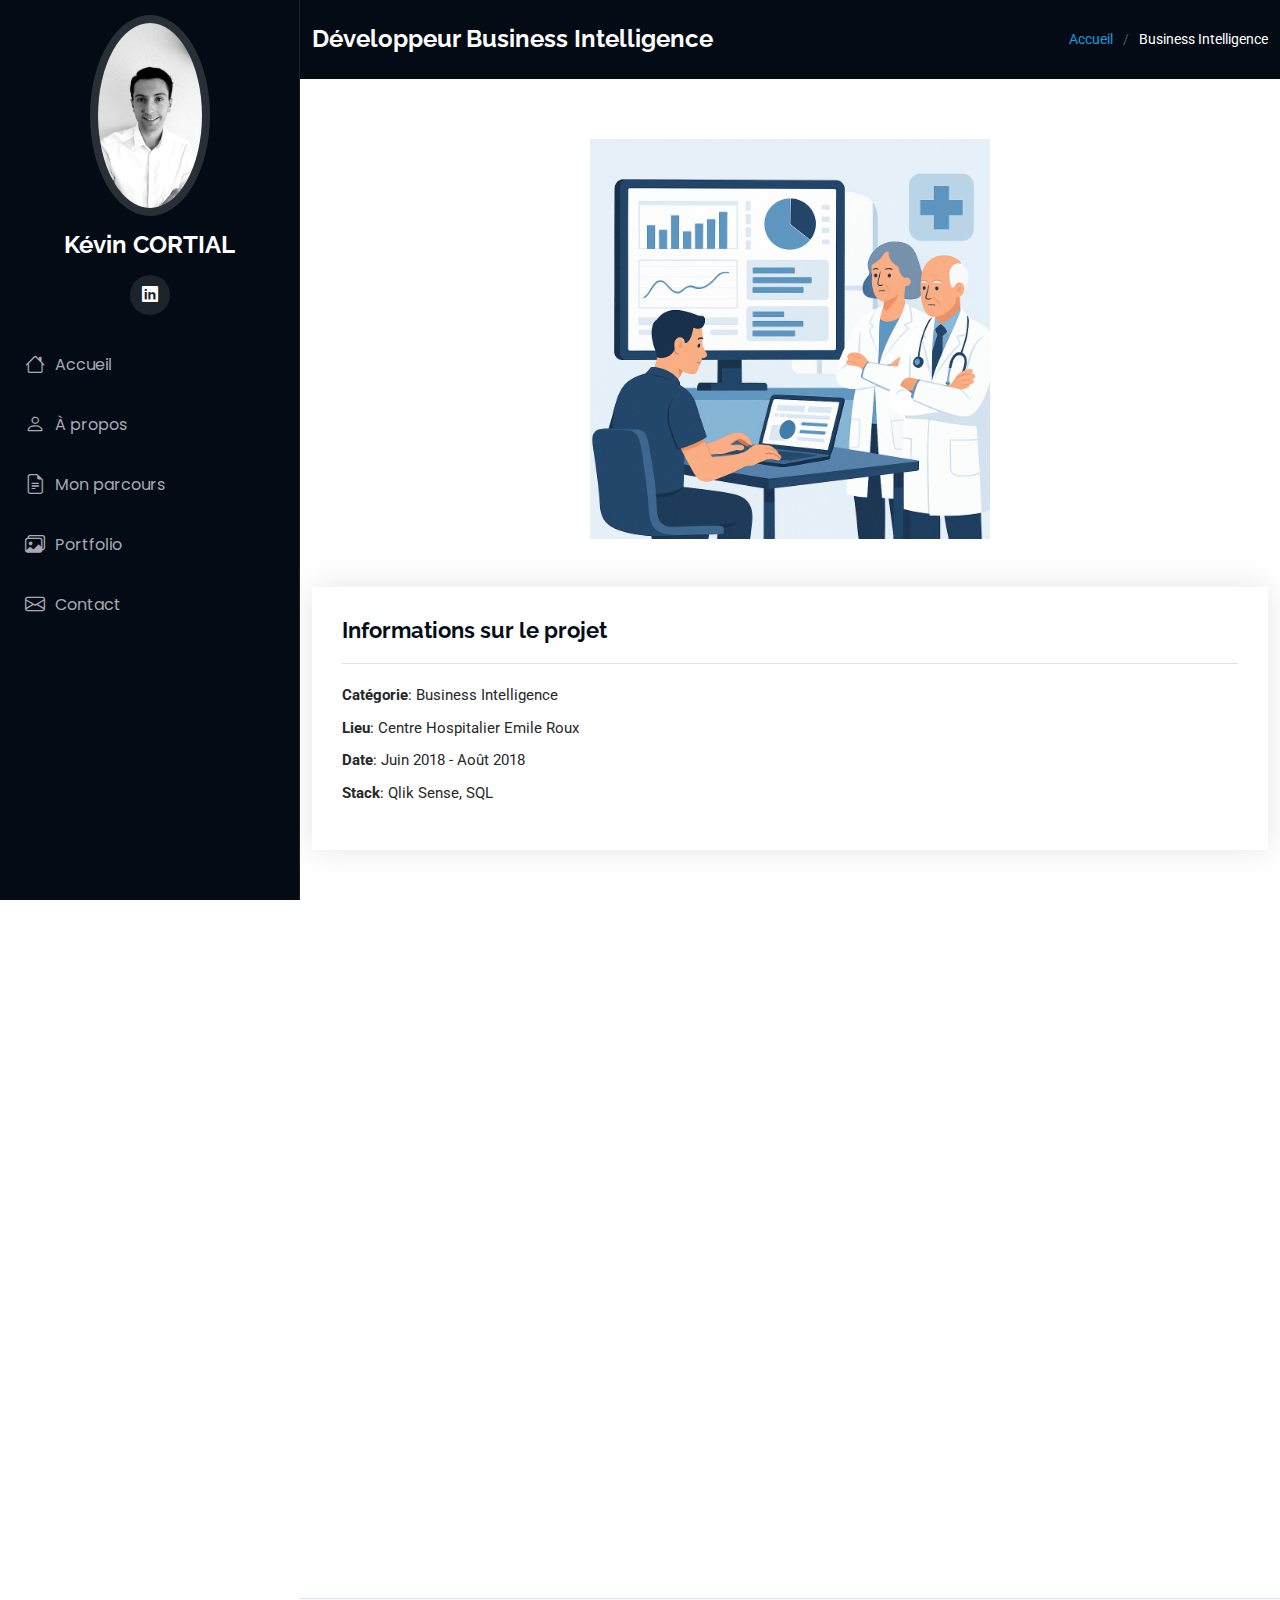
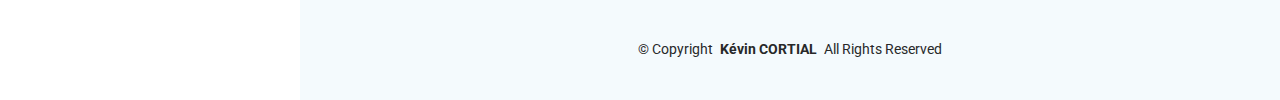
<file: portfolio/portfolio-details-bi.html>
<!DOCTYPE html>
<html lang="fr">

<head>
  <meta charset="utf-8">
  <meta content="width=device-width, initial-scale=1.0" name="viewport">
  <title>Développeur BI - Kévin CORTIAL</title>
  <meta content="Projet de Business Intelligence au CH Emile Roux" name="description">
  <meta content="BI, Qlik Sense, SQL, visualisation de données, aide à la décision" name="keywords">

  <!-- Favicons -->
  <link href="../assets/img/favicon.png" rel="icon">
  <link href="../assets/img/apple-touch-icon.png" rel="apple-touch-icon">

  <!-- Fonts -->
  <link href="https://fonts.googleapis.com" rel="preconnect">
  <link href="https://fonts.gstatic.com" rel="preconnect" crossorigin>
  <link href="https://fonts.googleapis.com/css2?family=Roboto:ital,wght@0,100;0,300;0,400;0,500;0,700;0,900;1,100;1,300;1,400;1,500;1,700;1,900&family=Poppins:ital,wght@0,100;0,200;0,300;0,400;0,500;0,600;0,700;0,800;0,900;1,100;1,200;1,300;1,400;1,500;1,600;1,700;1,800;1,900&family=Raleway:ital,wght@0,100;0,200;0,300;0,400;0,500;0,600;0,700;0,800;0,900;1,100;1,200;1,300;1,400;1,500;1,600;1,700;1,800;1,900&display=swap" rel="stylesheet">

  <!-- Vendor CSS Files -->
  <link href="../assets/vendor/bootstrap/css/bootstrap.min.css" rel="stylesheet">
  <link href="../assets/vendor/bootstrap-icons/bootstrap-icons.css" rel="stylesheet">
  <link href="../assets/vendor/aos/aos.css" rel="stylesheet">
  <link href="../assets/vendor/glightbox/css/glightbox.min.css" rel="stylesheet">
  <link href="../assets/vendor/swiper/swiper-bundle.min.css" rel="stylesheet">

  <!-- Main CSS File -->
  <link href="../assets/css/main.css" rel="stylesheet">
</head>

<body class="index-page">

  <header id="header" class="header dark-background d-flex flex-column">
    <i class="header-toggle d-xl-none bi bi-list"></i>

    <div class="profile-img">
      <img src="../assets/img/my-profile-img.jpg" alt="" class="img-fluid rounded-circle">
    </div>

    <a href="../index.html" class="logo d-flex align-items-center justify-content-center">
      <h1 class="sitename">Kévin CORTIAL</h1>
    </a>

    <div class="social-links text-center">
      <a href="https://www.linkedin.com/in/kevin-cortial/" target="_blank" class="linkedin"><i class="bi bi-linkedin"></i></a>
    </div>

    <nav id="navmenu" class="navmenu">
      <ul>
        <li><a href="../index.html#hero"><i class="bi bi-house navicon"></i>Accueil</a></li>
        <li><a href="../index.html#about"><i class="bi bi-person navicon"></i> À propos</a></li>
        <li><a href="../index.html#resume"><i class="bi bi-file-earmark-text navicon"></i> Mon parcours</a></li>
        <li><a href="../index.html#portfolio"><i class="bi bi-images navicon"></i> Portfolio</a></li>
        <li><a href="../index.html#contact"><i class="bi bi-envelope navicon"></i> Contact</a></li>
      </ul>
    </nav>

  </header>

  <main class="main">

    <!-- Page Title -->
    <div class="page-title dark-background">
      <div class="container d-lg-flex justify-content-between align-items-center">
        <h1 class="mb-2 mb-lg-0">Développeur Business Intelligence</h1>
        <nav class="breadcrumbs">
          <ol>
            <li><a href="../index.html">Accueil</a></li>
            <li class="current">Business Intelligence</li>
          </ol>
        </nav>
      </div>
    </div>

    <!-- Portfolio Details Section -->
    <section id="portfolio-details" class="portfolio-details section">
      <div class="container" data-aos="fade-up" data-aos-delay="100">
        <div class="row gy-4">
          <div class="col-12">
            <img src="../assets/img/portfolio/bi-1.jpg" class="img-fluid mb-4 d-block mx-auto" style="max-width:400px;width:100%;height:auto;object-fit:cover;" alt="Développeur Business Intelligence">
          </div>
          <div class="col-12">
            <div class="portfolio-info mb-4" data-aos="fade-up" data-aos-delay="200">
              <h3>Informations sur le projet</h3>
              <ul>
                <li><strong>Catégorie</strong>: Business Intelligence</li>
                <li><strong>Lieu</strong>: Centre Hospitalier Emile Roux</li>
                <li><strong>Date</strong>: Juin 2018 - Août 2018</li>
                <li><strong>Stack</strong>: Qlik Sense, SQL</li>
              </ul>
            </div>
            <div class="portfolio-description" data-aos="fade-up" data-aos-delay="300">
              <h2>Description du projet</h2>
              <p>
                Mission de développement BI au sein du Centre Hospitalier Emile Roux, visant à améliorer l'aide à la décision pour les dirigeants de l'établissement.
              </p>
              <h3>Objectif</h3>
              <p>
                Restructurer et optimiser la présentation des données pour faciliter la prise de décision des dirigeants de l'établissement hospitalier.
              </p>
              <h3>Méthodologie</h3>
              <ul>
                <li>Analyse des besoins des utilisateurs</li>
                <li>Développement de tableaux de bord interactifs avec Qlik Sense</li>
                <li>Restructuration des données pour une meilleure lisibilité</li>
                <li>Collaboration étroite avec les directeurs de l'établissement</li>
              </ul>
              <h3>Compétences développées</h3>
              <ul>
                <li>Qlik Sense : développement de tableaux de bord</li>
                <li>SQL : requêtes et manipulation de données</li>
                <li>Visualisation de données</li>
                <li>Gestion de projet et communication</li>
              </ul>
              <h3>Résultats</h3>
              <ul>
                <li>Création de tableaux de bord synthétiques et interactifs</li>
                <li>Amélioration de l'accès aux données pour les décideurs</li>
                <li>Expérience dans un établissement public</li>
              </ul>
            </div>
          </div>
        </div>
      </div>
    </section>

  </main>

  <footer id="footer" class="footer position-relative light-background">
    <div class="container">
      <div class="copyright text-center">
        <p>© <span>Copyright</span> <strong class="px-1 sitename">Kévin CORTIAL</strong> <span>All Rights Reserved</span></p>
      </div>
    </div>
  </footer>

  <!-- Scroll Top -->
  <a href="#" id="scroll-top" class="scroll-top d-flex align-items-center justify-content-center"><i class="bi bi-arrow-up-short"></i></a>

  <!-- Preloader -->
  <div id="preloader"></div>

  <!-- Vendor JS Files -->
  <script src="../assets/vendor/bootstrap/js/bootstrap.bundle.min.js"></script>
  <script src="../assets/vendor/php-email-form/validate.js"></script>
  <script src="../assets/vendor/aos/aos.js"></script>
  <script src="../assets/vendor/typed.js/typed.umd.js"></script>
  <script src="../assets/vendor/purecounter/purecounter_vanilla.js"></script>
  <script src="../assets/vendor/waypoints/noframework.waypoints.js"></script>
  <script src="../assets/vendor/glightbox/js/glightbox.min.js"></script>
  <script src="../assets/vendor/imagesloaded/imagesloaded.pkgd.min.js"></script>
  <script src="../assets/vendor/isotope-layout/isotope.pkgd.min.js"></script>
  <script src="../assets/vendor/swiper/swiper-bundle.min.js"></script>

  <!-- Main JS File -->
  <script src="../assets/js/main.js"></script>

</body>

</html>
</file>
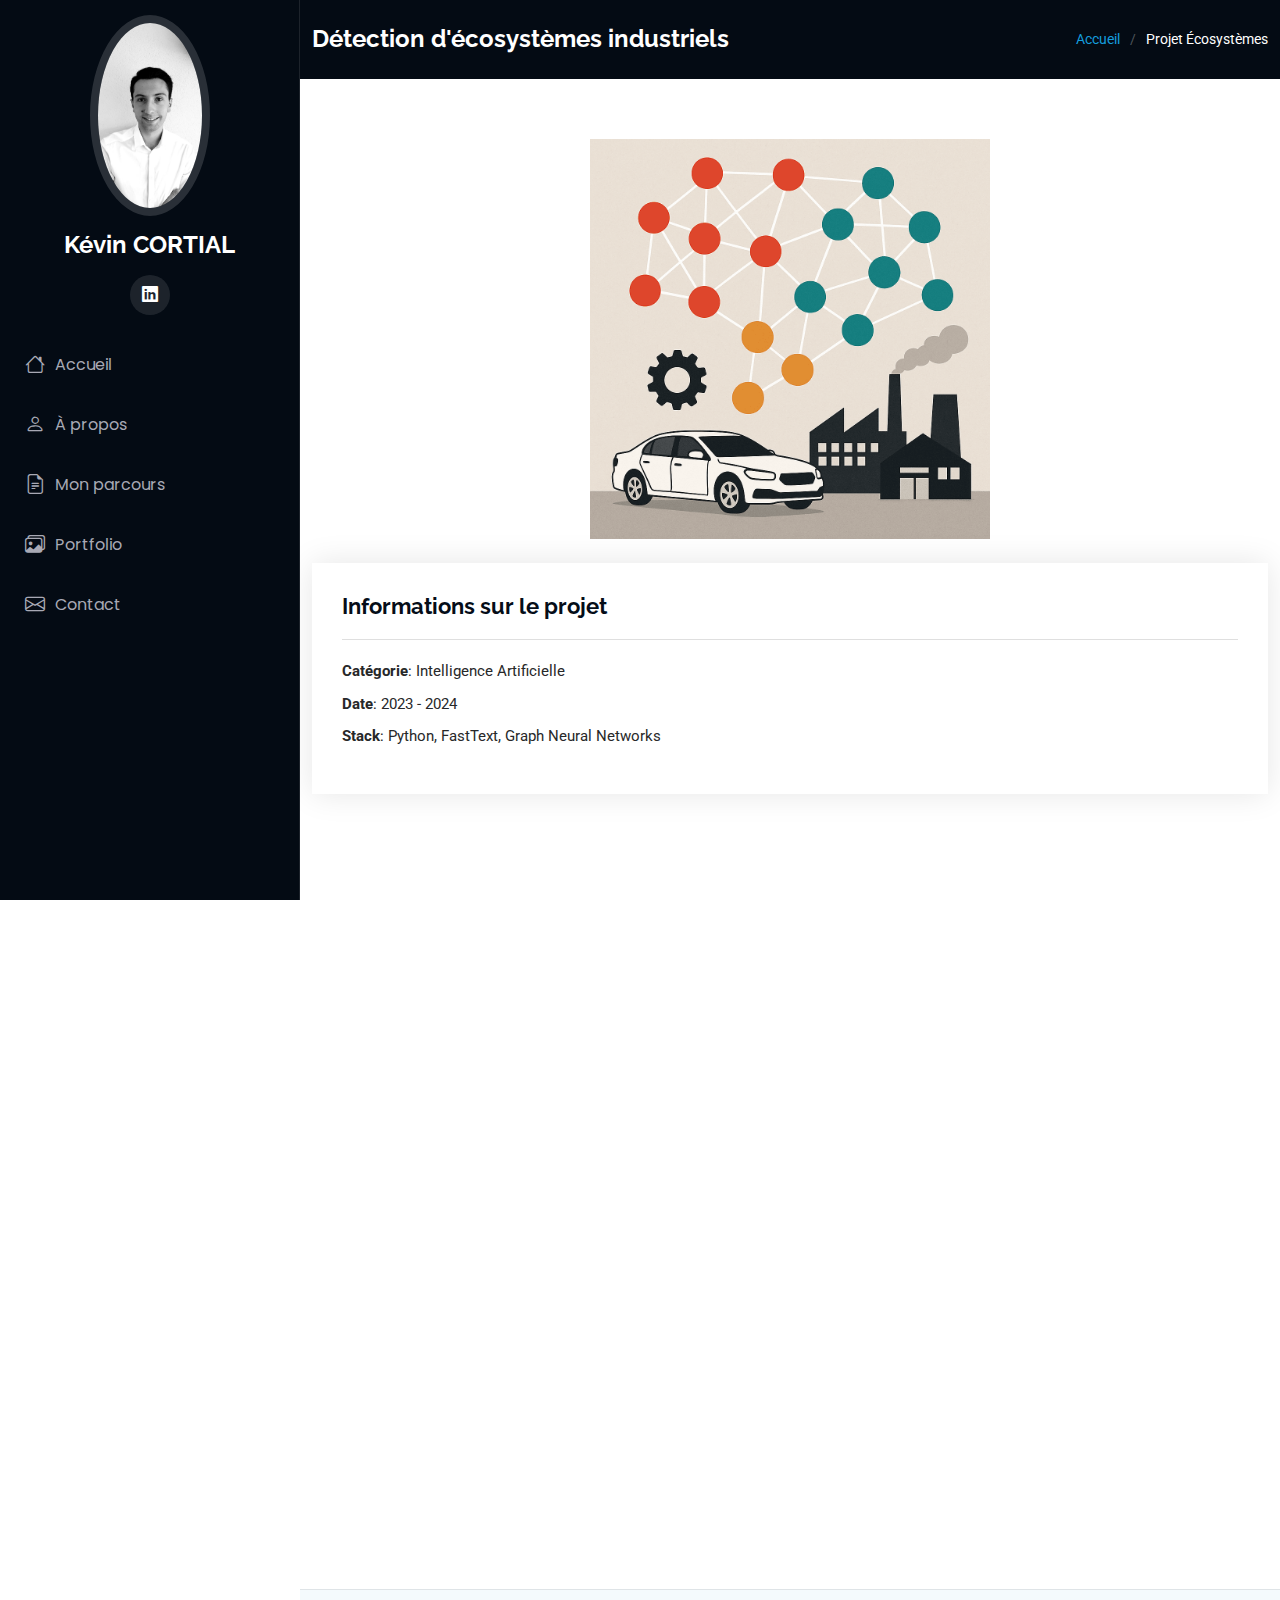
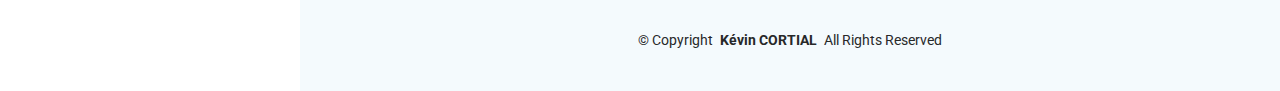
<file: portfolio/portfolio-details-ecosystemes.html>
<!DOCTYPE html>
<html lang="fr">

<head>
  <meta charset="utf-8">
  <meta content="width=device-width, initial-scale=1.0" name="viewport">
  <title>Détection d'écosystèmes - Kévin CORTIAL</title>
  <meta content="Projet de détection d'écosystèmes dans la filière automobile de Bourgogne-Franche-Comté" name="description">
  <meta content="Graph Neural Networks, Deep Learning, FastText, Python, PyTorch Geometric" name="keywords">

  <!-- Favicons -->
  <link href="../assets/img/favicon.png" rel="icon">
  <link href="../assets/img/apple-touch-icon.png" rel="apple-touch-icon">

  <!-- Fonts -->
  <link href="https://fonts.googleapis.com" rel="preconnect">
  <link href="https://fonts.gstatic.com" rel="preconnect" crossorigin>
  <link href="https://fonts.googleapis.com/css2?family=Roboto:ital,wght@0,100;0,300;0,400;0,500;0,700;0,900;1,100;1,300;1,400;1,500;1,700;1,900&family=Poppins:ital,wght@0,100;0,200;0,300;0,400;0,500;0,600;0,700;0,800;0,900;1,100;1,200;1,300;1,400;1,500;1,600;1,700;1,800;1,900&family=Raleway:ital,wght@0,100;0,200;0,300;0,400;0,500;0,600;0,700;0,800;0,900;1,100;1,200;1,300;1,400;1,500;1,600;1,700;1,800;1,900&display=swap" rel="stylesheet">

  <!-- Vendor CSS Files -->
  <link href="../assets/vendor/bootstrap/css/bootstrap.min.css" rel="stylesheet">
  <link href="../assets/vendor/bootstrap-icons/bootstrap-icons.css" rel="stylesheet">
  <link href="../assets/vendor/aos/aos.css" rel="stylesheet">
  <link href="../assets/vendor/glightbox/css/glightbox.min.css" rel="stylesheet">
  <link href="../assets/vendor/swiper/swiper-bundle.min.css" rel="stylesheet">

  <!-- Main CSS File -->
  <link href="../assets/css/main.css" rel="stylesheet">
</head>

<body class="index-page">

  <header id="header" class="header dark-background d-flex flex-column">
    <i class="header-toggle d-xl-none bi bi-list"></i>

    <div class="profile-img">
      <img src="../assets/img/my-profile-img.jpg" alt="" class="img-fluid rounded-circle">
    </div>

    <a href="../index.html" class="logo d-flex align-items-center justify-content-center">
      <h1 class="sitename">Kévin CORTIAL</h1>
    </a>

    <div class="social-links text-center">
      <a href="https://www.linkedin.com/in/kevin-cortial/" target="_blank" class="linkedin"><i class="bi bi-linkedin"></i></a>
    </div>

    <nav id="navmenu" class="navmenu">
      <ul>
        <li><a href="../index.html#hero"><i class="bi bi-house navicon"></i>Accueil</a></li>
        <li><a href="../index.html#about"><i class="bi bi-person navicon"></i> À propos</a></li>
        <li><a href="../index.html#resume"><i class="bi bi-file-earmark-text navicon"></i> Mon parcours</a></li>
        <li><a href="../index.html#portfolio"><i class="bi bi-images navicon"></i> Portfolio</a></li>
        <li><a href="../index.html#contact"><i class="bi bi-envelope navicon"></i> Contact</a></li>
      </ul>
    </nav>

  </header>

  <main class="main">

    <!-- Page Title -->
    <div class="page-title dark-background">
      <div class="container d-lg-flex justify-content-between align-items-center">
        <h1 class="mb-2 mb-lg-0">Détection d'écosystèmes industriels</h1>
        <nav class="breadcrumbs">
          <ol>
            <li><a href="../index.html">Accueil</a></li>
            <li class="current">Projet Écosystèmes</li>
          </ol>
        </nav>
      </div>
    </div>

    <!-- Portfolio Details Section -->
    <section id="portfolio-details" class="portfolio-details section">
      <div class="container" data-aos="fade-up" data-aos-delay="100">
        <div class="row gy-4">
          <div class="col-12">
            <img src="../assets/img/portfolio/ecosystemes-1.jpg" class="img-fluid d-block mx-auto" alt="Détection d'écosystèmes" style="max-width: 400px; height: auto; object-fit: cover;">
          </div>
          <div class="col-12">
            <div class="portfolio-info mb-4" data-aos="fade-up" data-aos-delay="200">
              <h3>Informations sur le projet</h3>
              <ul>
                <li><strong>Catégorie</strong>: Intelligence Artificielle</li>
                <li><strong>Date</strong>: 2023 - 2024</li>
                <li><strong>Stack</strong>: Python, FastText, Graph Neural Networks</li>
              </ul>
            </div>
            <div class="portfolio-description" data-aos="fade-up" data-aos-delay="300">
              <h2>Description du projet</h2>
              <p>
                Projet de recherche sur la détection d'écosystèmes industriels dans la filière automobile de Bourgogne-Franche-Comté, combinant analyse de graphes et traitement du langage naturel pour identifier les communautés d'entreprises.
              </p>
              <h3>Objectif</h3>
              <p>
                Développer une méthode innovante pour détecter les écosystèmes industriels en combinant la structure des relations économiques et les données textuelles des entreprises.
              </p>
              <h3>Méthodologie</h3>
              <ul>
                <li>Création d'un inventaire rigoureux des acteurs de la filière automobile</li>
                <li>Modélisation des relations client-fournisseur via des tableaux Input/Output</li>
                <li>Encodage des descriptions d'activités avec FastText</li>
                <li>Application d'algorithmes de détection de communautés (Louvain, I-Louvain, GraphSAGE)</li>
              </ul>
              <h3>Compétences développées</h3>
              <ul>
                <li>Analyse de graphes et détection de communautés</li>
                <li>Traitement du langage naturel (FastText)</li>
                <li>Graph Neural Networks</li>
                <li>Analyse économique et industrielle</li>
              </ul>
              <h3>Résultats</h3>
              <ul>
                <li>Identification de clusters pertinents dans la filière automobile</li>
                <li>Développement d'une nouvelle méthode d'estimation des relations économiques</li>
                <li>Proposition d'améliorations pour la pondération des données textuelles</li>
                <li>Base méthodologique pour la détection d'écosystèmes industriels</li>
              </ul>
            </div>
          </div>
        </div>
      </div>
    </section>

  </main>

  <footer id="footer" class="footer position-relative light-background">
    <div class="container">
      <div class="copyright text-center">
        <p>© <span>Copyright</span> <strong class="px-1 sitename">Kévin CORTIAL</strong> <span>All Rights Reserved</span></p>
      </div>
    </div>
  </footer>

  <!-- Scroll Top -->
  <a href="#" id="scroll-top" class="scroll-top d-flex align-items-center justify-content-center"><i class="bi bi-arrow-up-short"></i></a>

  <!-- Preloader -->
  <div id="preloader"></div>

  <!-- Vendor JS Files -->
  <script src="../assets/vendor/bootstrap/js/bootstrap.bundle.min.js"></script>
  <script src="../assets/vendor/php-email-form/validate.js"></script>
  <script src="../assets/vendor/aos/aos.js"></script>
  <script src="../assets/vendor/typed.js/typed.umd.js"></script>
  <script src="../assets/vendor/purecounter/purecounter_vanilla.js"></script>
  <script src="../assets/vendor/waypoints/noframework.waypoints.js"></script>
  <script src="../assets/vendor/glightbox/js/glightbox.min.js"></script>
  <script src="../assets/vendor/imagesloaded/imagesloaded.pkgd.min.js"></script>
  <script src="../assets/vendor/isotope-layout/isotope.pkgd.min.js"></script>
  <script src="../assets/vendor/swiper/swiper-bundle.min.js"></script>

  <!-- Main JS File -->
  <script src="../assets/js/main.js"></script>

</body>

</html>
</file>
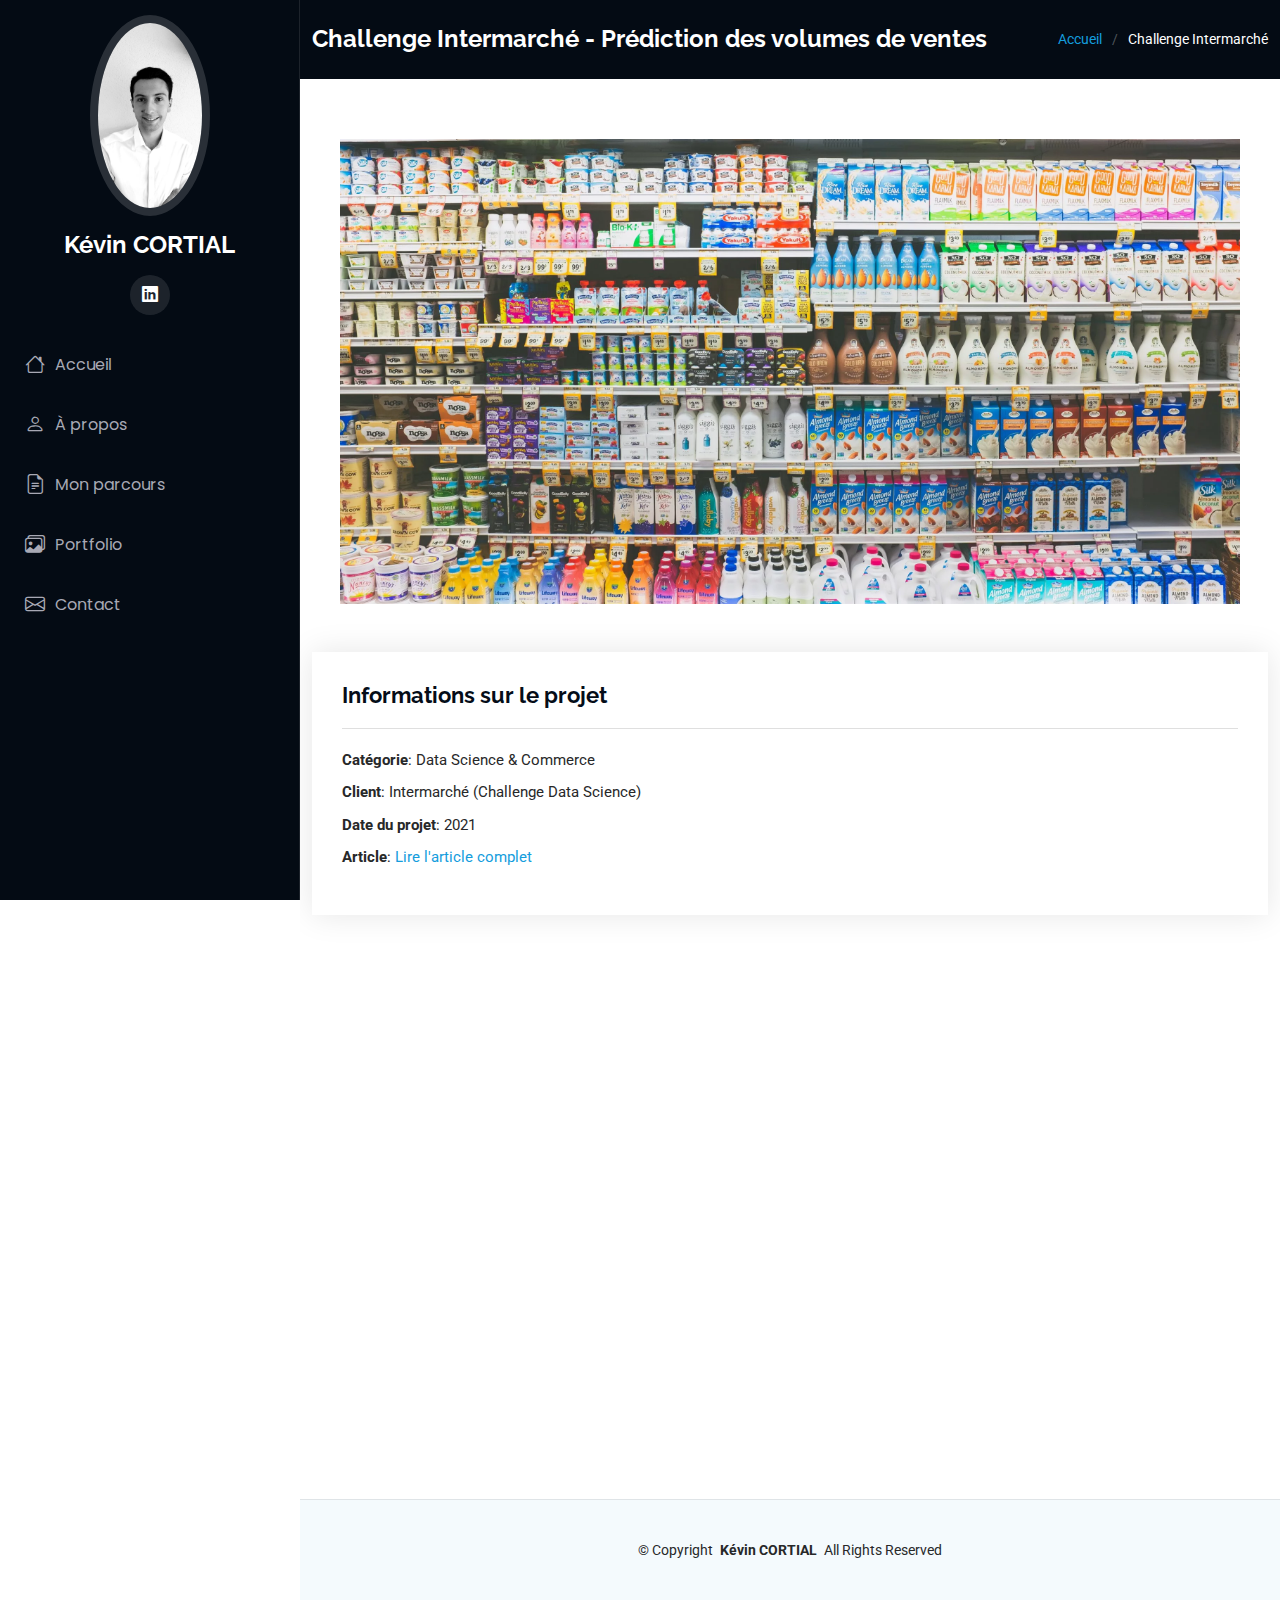
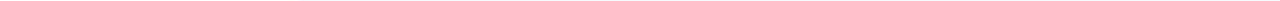
<file: portfolio/portfolio-details-intermarche-challenge.html>
<!DOCTYPE html>
<html lang="fr">

<head>
  <meta charset="utf-8">
  <meta content="width=device-width, initial-scale=1.0" name="viewport">
  <title>Challenge Intermarché - Prédiction des volumes de ventes</title>
  <meta content="Challenge Intermarché : Prédiction des volumes de ventes des produits de grande consommation avec IA" name="description">
  <meta content="data science, IA, prédiction, ventes, Intermarché, machine learning" name="keywords">

  <!-- Favicons -->
  <link href="../assets/img/favicon.png" rel="icon">
  <link href="../assets/img/apple-touch-icon.png" rel="apple-touch-icon">

  <!-- Fonts -->
  <link href="https://fonts.googleapis.com" rel="preconnect">
  <link href="https://fonts.gstatic.com" rel="preconnect" crossorigin>
  <link href="https://fonts.googleapis.com/css2?family=Roboto:ital,wght@0,100;0,300;0,400;0,500;0,700;0,900;1,100;1,300;1,400;1,500;1,700;1,800;1,900&family=Poppins:ital,wght@0,100;0,200;0,300;0,400;0,500;0,600;0,700;0,800;0,900;1,100;1,200;1,300;1,400;1,500;1,600;1,700;1,800;1,900&family=Raleway:ital,wght@0,100;0,200;0,300;0,400;0,500;0,600;0,700;0,800;0,900;1,100;1,200;1,300;1,400;1,500;1,600;1,700;1,800;1,900&display=swap" rel="stylesheet">

  <!-- Vendor CSS Files -->
  <link href="../assets/vendor/bootstrap/css/bootstrap.min.css" rel="stylesheet">
  <link href="../assets/vendor/bootstrap-icons/bootstrap-icons.css" rel="stylesheet">
  <link href="../assets/vendor/aos/aos.css" rel="stylesheet">
  <link href="../assets/vendor/glightbox/css/glightbox.min.css" rel="stylesheet">
  <link href="../assets/vendor/swiper/swiper-bundle.min.css" rel="stylesheet">

  <!-- Main CSS File -->
  <link href="../assets/css/main.css" rel="stylesheet">
</head>

<body class="index-page">

  <header id="header" class="header dark-background d-flex flex-column">
    <i class="header-toggle d-xl-none bi bi-list"></i>

    <div class="profile-img">
      <img src="../assets/img/my-profile-img.jpg" alt="" class="img-fluid rounded-circle">
    </div>

    <a href="../index.html" class="logo d-flex align-items-center justify-content-center">
      <h1 class="sitename">Kévin CORTIAL</h1>
    </a>

    <div class="social-links text-center">
      <a href="https://www.linkedin.com/in/kevin-cortial/" target="_blank" class="linkedin"><i class="bi bi-linkedin"></i></a>
    </div>

    <nav id="navmenu" class="navmenu">
      <ul>
        <li><a href="../index.html#hero"><i class="bi bi-house navicon"></i>Accueil</a></li>
        <li><a href="../index.html#about"><i class="bi bi-person navicon"></i> À propos</a></li>
        <li><a href="../index.html#resume"><i class="bi bi-file-earmark-text navicon"></i> Mon parcours</a></li>
        <li><a href="../index.html#portfolio"><i class="bi bi-images navicon"></i> Portfolio</a></li>
        <li><a href="../index.html#contact"><i class="bi bi-envelope navicon"></i> Contact</a></li>
      </ul>
    </nav>

  </header>

  <main class="main">

    <!-- Page Title -->
    <div class="page-title dark-background">
      <div class="container d-lg-flex justify-content-between align-items-center">
        <h1 class="mb-2 mb-lg-0">Challenge Intermarché - Prédiction des volumes de ventes</h1>
        <nav class="breadcrumbs">
          <ol>
            <li><a href="../index.html">Accueil</a></li>
            <li class="current">Challenge Intermarché</li>
          </ol>
        </nav>
      </div>
    </div>

    <!-- Portfolio Details Section -->
    <section id="portfolio-details" class="portfolio-details section">
      <div class="container" data-aos="fade-up" data-aos-delay="100">
        <div class="row gy-4">
          <div class="col-12">
            <img src="../assets/img/portfolio/intermarche-challenge-1.jpg" class="img-fluid mb-4 d-block mx-auto" style="max-width:900px;width:100%;height:auto;" alt="Challenge Intermarché Data Science">
          </div>
          <div class="col-12">
            <div class="portfolio-info mb-4" data-aos="fade-up" data-aos-delay="200">
              <h3>Informations sur le projet</h3>
              <ul>
                <li><strong>Catégorie</strong>: Data Science & Commerce</li>
                <li><strong>Client</strong>: Intermarché (Challenge Data Science)</li>
                <li><strong>Date du projet</strong>: 2021</li>
                <li><strong>Article</strong>: <a href="https://www.openstudio.fr/2021/06/29/challenge-intermarche-prediction-des-volumes-de-ventes-des-produits-de-grande-consommation/" target="_blank">Lire l'article complet</a></li>
              </ul>
            </div>
            <div class="portfolio-description" data-aos="fade-up" data-aos-delay="300">
              <h2>Description du projet</h2>
              <p>
                Participation au challenge Intermarché visant à prédire les volumes de ventes journaliers de produits de grande consommation à l'aide de modèles de machine learning avancés. Travail sur la sélection de variables, le feature engineering, l'optimisation de modèles (LightGBM, réseaux de neurones) et l'évaluation RMSLE.<br><br>
              </p>
              <h3>Technologies utilisées</h3>
              <ul>
                <li>Python</li>
                <li>LightGBM</li>
                <li>Réseaux de neurones (MLP)</li>
                <li>Feature engineering</li>
                <li>Optimisation hyperparamètres</li>
              </ul>
              <h3>Résultats</h3>
              <ul>
                <li>Modèles prédictifs robustes et industrialisables</li>
                <li>Amélioration de la précision des prévisions de ventes</li>
                <li>Partage de connaissances avec la communauté Data Science</li>
              </ul>
            </div>
          </div>
        </div>
      </div>
    </section>

  </main>

  <footer id="footer" class="footer position-relative light-background">
    <div class="container">
      <div class="copyright text-center">
        <p>© <span>Copyright</span> <strong class="px-1 sitename">Kévin CORTIAL</strong> <span>All Rights Reserved</span></p>
      </div>
    </div>
  </footer>

  <!-- Scroll Top -->
  <a href="#" id="scroll-top" class="scroll-top d-flex align-items-center justify-content-center"><i class="bi bi-arrow-up-short"></i></a>

  <!-- Preloader -->
  <div id="preloader"></div>

  <!-- Vendor JS Files -->
  <script src="../assets/vendor/bootstrap/js/bootstrap.bundle.min.js"></script>
  <script src="../assets/vendor/php-email-form/validate.js"></script>
  <script src="../assets/vendor/aos/aos.js"></script>
  <script src="../assets/vendor/typed.js/typed.umd.js"></script>
  <script src="../assets/vendor/purecounter/purecounter_vanilla.js"></script>
  <script src="../assets/vendor/waypoints/noframework.waypoints.js"></script>
  <script src="../assets/vendor/glightbox/js/glightbox.min.js"></script>
  <script src="../assets/vendor/imagesloaded/imagesloaded.pkgd.min.js"></script>
  <script src="../assets/vendor/isotope-layout/isotope.pkgd.min.js"></script>
  <script src="../assets/vendor/swiper/swiper-bundle.min.js"></script>

  <!-- Main JS File -->
  <script src="../assets/js/main.js"></script>

</body>
</html>
</file>
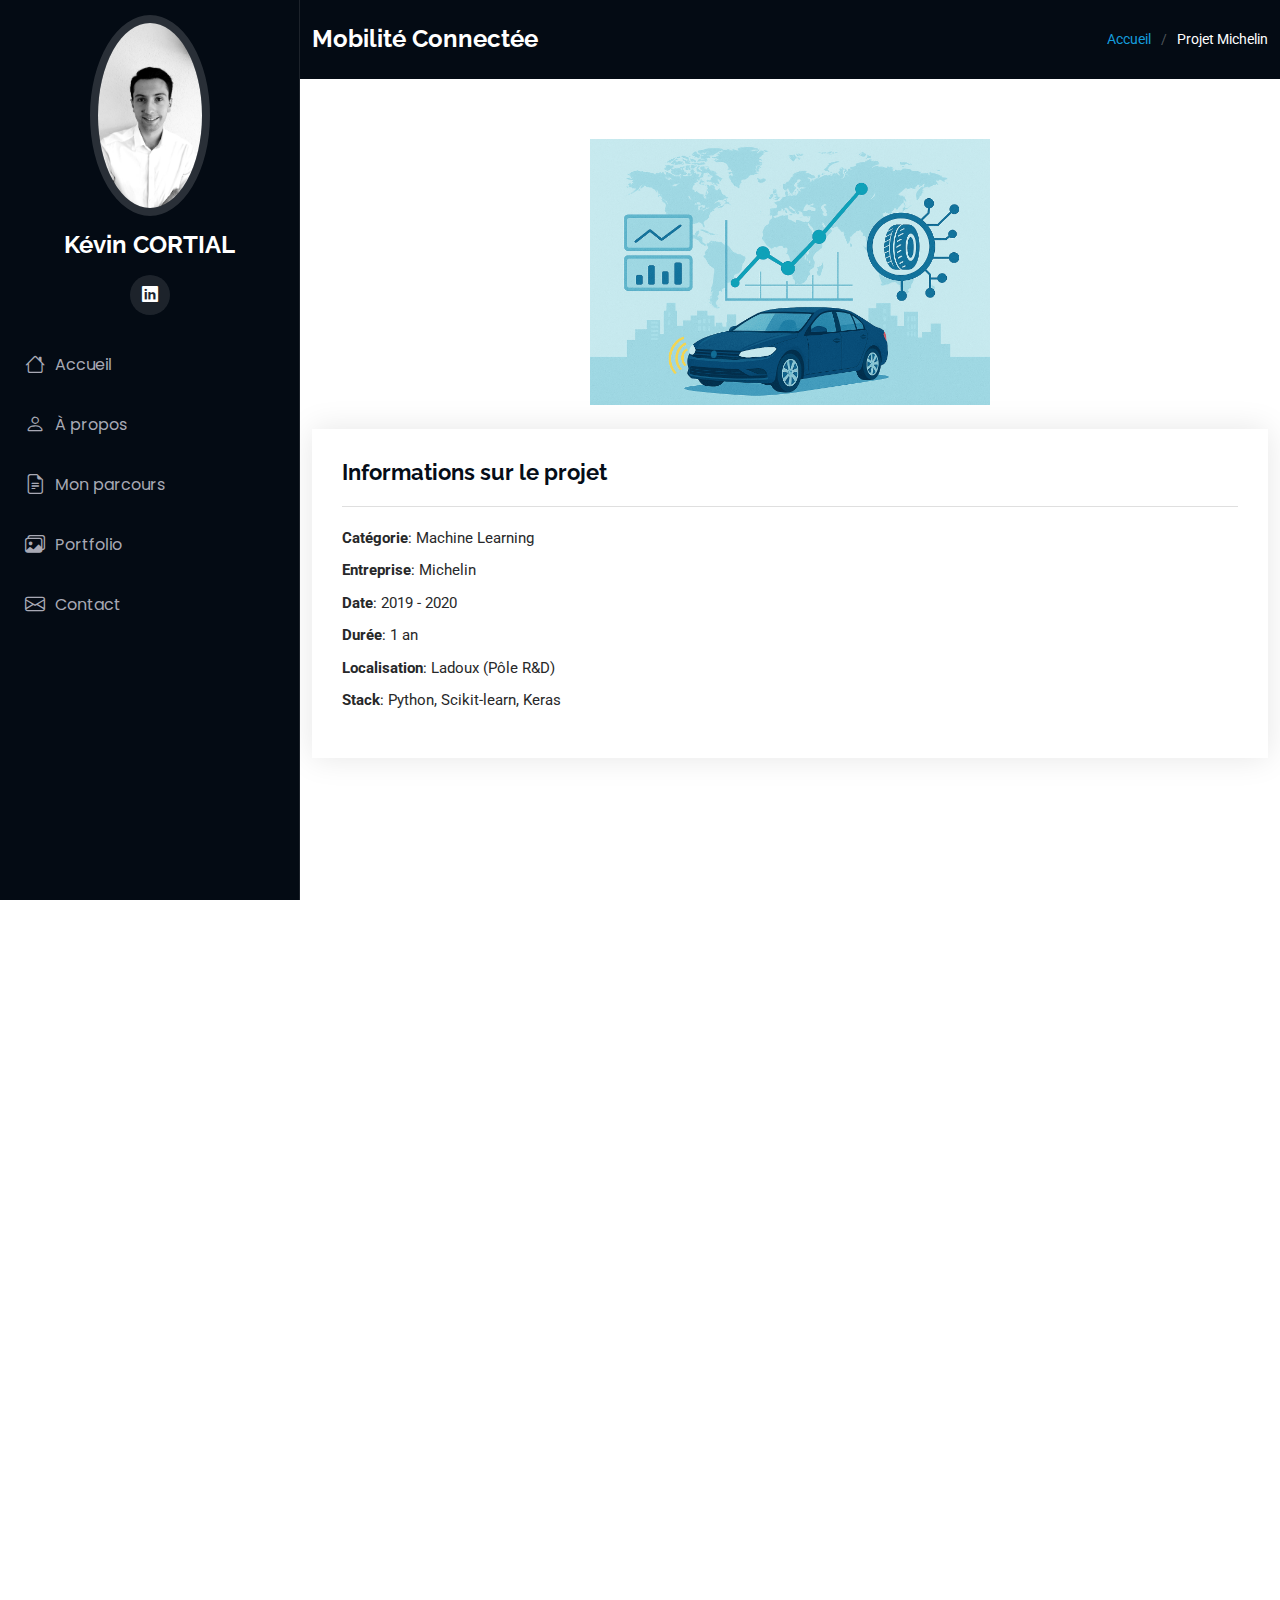
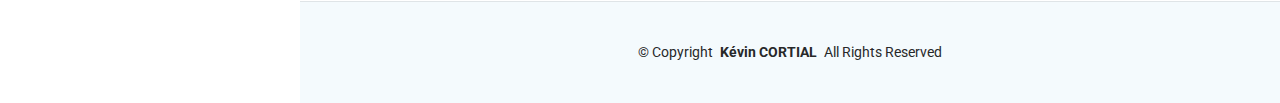
<file: portfolio/portfolio-details-michelin.html>
<!DOCTYPE html>
<html lang="fr">

<head>
  <meta charset="utf-8">
  <meta content="width=device-width, initial-scale=1.0" name="viewport">
  <title>Mobilité Connectée - Kévin CORTIAL</title>
  <meta content="Projet de Machine Learning pour la mobilité connectée chez Michelin" name="description">
  <meta content="Machine Learning, Deep Learning, mobilité connectée, Python, Scikit-learn, Keras" name="keywords">

  <!-- Favicons -->
  <link href="../assets/img/favicon.png" rel="icon">
  <link href="../assets/img/apple-touch-icon.png" rel="apple-touch-icon">

  <!-- Fonts -->
  <link href="https://fonts.googleapis.com" rel="preconnect">
  <link href="https://fonts.gstatic.com" rel="preconnect" crossorigin>
  <link href="https://fonts.googleapis.com/css2?family=Roboto:ital,wght@0,100;0,300;0,400;0,500;0,700;0,900;1,100;1,300;1,400;1,500;1,700;1,900&family=Poppins:ital,wght@0,100;0,200;0,300;0,400;0,500;0,600;0,700;0,800;0,900;1,100;1,200;1,300;1,400;1,500;1,600;1,700;1,800;1,900&family=Raleway:ital,wght@0,100;0,200;0,300;0,400;0,500;0,600;0,700;0,800;0,900;1,100;1,200;1,300;1,400;1,500;1,600;1,700;1,800;1,900&display=swap" rel="stylesheet">

  <!-- Vendor CSS Files -->
  <link href="../assets/vendor/bootstrap/css/bootstrap.min.css" rel="stylesheet">
  <link href="../assets/vendor/bootstrap-icons/bootstrap-icons.css" rel="stylesheet">
  <link href="../assets/vendor/aos/aos.css" rel="stylesheet">
  <link href="../assets/vendor/glightbox/css/glightbox.min.css" rel="stylesheet">
  <link href="../assets/vendor/swiper/swiper-bundle.min.css" rel="stylesheet">

  <!-- Main CSS File -->
  <link href="../assets/css/main.css" rel="stylesheet">
</head>

<body class="index-page">

  <header id="header" class="header dark-background d-flex flex-column">
    <i class="header-toggle d-xl-none bi bi-list"></i>

    <div class="profile-img">
      <img src="../assets/img/my-profile-img.jpg" alt="" class="img-fluid rounded-circle">
    </div>

    <a href="../index.html" class="logo d-flex align-items-center justify-content-center">
      <h1 class="sitename">Kévin CORTIAL</h1>
    </a>

    <div class="social-links text-center">
      <a href="https://www.linkedin.com/in/kevin-cortial/" target="_blank" class="linkedin"><i class="bi bi-linkedin"></i></a>
    </div>

    <nav id="navmenu" class="navmenu">
      <ul>
        <li><a href="../index.html#hero"><i class="bi bi-house navicon"></i>Accueil</a></li>
        <li><a href="../index.html#about"><i class="bi bi-person navicon"></i> À propos</a></li>
        <li><a href="../index.html#resume"><i class="bi bi-file-earmark-text navicon"></i> Mon parcours</a></li>
        <li><a href="../index.html#portfolio"><i class="bi bi-images navicon"></i> Portfolio</a></li>
        <li><a href="../index.html#contact"><i class="bi bi-envelope navicon"></i> Contact</a></li>
      </ul>
    </nav>

  </header>

  <main class="main">

    <!-- Page Title -->
    <div class="page-title dark-background">
      <div class="container d-lg-flex justify-content-between align-items-center">
        <h1 class="mb-2 mb-lg-0">Mobilité Connectée</h1>
        <nav class="breadcrumbs">
          <ol>
            <li><a href="../index.html">Accueil</a></li>
            <li class="current">Projet Michelin</li>
          </ol>
        </nav>
      </div>
    </div>

    <!-- Portfolio Details Section -->
    <section id="portfolio-details" class="portfolio-details section">
      <div class="container" data-aos="fade-up" data-aos-delay="100">
        <div class="row gy-4">
          <div class="col-12">
            <img src="../assets/img/portfolio/michelin-1.jpg" class="img-fluid d-block mx-auto" alt="Mobilité Connectée" style="max-width: 400px; height: auto; object-fit: cover;">
          </div>
          <div class="col-12">
            <div class="portfolio-info mb-4" data-aos="fade-up" data-aos-delay="200">
              <h3>Informations sur le projet</h3>
              <ul>
                <li><strong>Catégorie</strong>: Machine Learning</li>
                <li><strong>Entreprise</strong>: Michelin</li>
                <li><strong>Date</strong>: 2019 - 2020</li>
                <li><strong>Durée</strong>: 1 an</li>
                <li><strong>Localisation</strong>: Ladoux (Pôle R&D)</li>
                <li><strong>Stack</strong>: Python, Scikit-learn, Keras</li>
              </ul>
            </div>
            <div class="portfolio-description" data-aos="fade-up" data-aos-delay="300">
              <h2>Description du projet</h2>
              <p>
                Projet de recherche et développement dans le domaine de la mobilité connectée, visant à identifier les conditions de roulage d'un véhicule à partir des signaux émis par les pneumatiques. L'objectif est de contribuer au développement de véhicules connectés et d'améliorer leur sûreté.
              </p>
              <h3>Objectif</h3>
              <p>
                Développer des modèles de Machine Learning robustes pour l'analyse des signaux pneumatiques, permettant d'identifier les conditions de roulage et d'améliorer la sécurité des véhicules connectés.
              </p>
              <h3>Méthodologie</h3>
              <ul>
                <li>Mise en place d'une démarche scientifique rigoureuse</li>
                <li>Développement d'un benchmark de modèles de Machine Learning</li>
                <li>Implémentation d'algorithmes d'apprentissage supervisé et non supervisé</li>
                <li>Création de modèles locaux adaptés à chaque caractéristique des variables</li>
                <li>Collaboration avec une équipe internationale (France et Inde)</li>
              </ul>
              <h3>Compétences développées</h3>
              <ul>
                <li>Machine Learning : modèles prédictifs, benchmark</li>
                <li>Python : Scikit-learn, Keras</li>
                <li>Analyse de signaux et traitement du signal</li>
                <li>Travail en équipe internationale</li>
              </ul>
              <h3>Résultats</h3>
              <ul>
                <li>Création d'un benchmark complet de modèles de Machine Learning</li>
                <li>Identification des variables influençant les signaux pneumatiques</li>
                <li>Développement de modèles locaux adaptés à chaque caractéristique</li>
                <li>Contribution à l'amélioration de la sécurité des véhicules connectés</li>
              </ul>
            </div>
          </div>
        </div>
      </div>
    </section>

  </main>

  <footer id="footer" class="footer position-relative light-background">
    <div class="container">
      <div class="copyright text-center">
        <p>© <span>Copyright</span> <strong class="px-1 sitename">Kévin CORTIAL</strong> <span>All Rights Reserved</span></p>
      </div>
    </div>
  </footer>

  <!-- Scroll Top -->
  <a href="#" id="scroll-top" class="scroll-top d-flex align-items-center justify-content-center"><i class="bi bi-arrow-up-short"></i></a>

  <!-- Preloader -->
  <div id="preloader"></div>

  <!-- Vendor JS Files -->
  <script src="../assets/vendor/bootstrap/js/bootstrap.bundle.min.js"></script>
  <script src="../assets/vendor/php-email-form/validate.js"></script>
  <script src="../assets/vendor/aos/aos.js"></script>
  <script src="../assets/vendor/typed.js/typed.umd.js"></script>
  <script src="../assets/vendor/purecounter/purecounter_vanilla.js"></script>
  <script src="../assets/vendor/waypoints/noframework.waypoints.js"></script>
  <script src="../assets/vendor/glightbox/js/glightbox.min.js"></script>
  <script src="../assets/vendor/imagesloaded/imagesloaded.pkgd.min.js"></script>
  <script src="../assets/vendor/isotope-layout/isotope.pkgd.min.js"></script>
  <script src="../assets/vendor/swiper/swiper-bundle.min.js"></script>

  <!-- Main JS File -->
  <script src="../assets/js/main.js"></script>

</body>

</html>
</file>
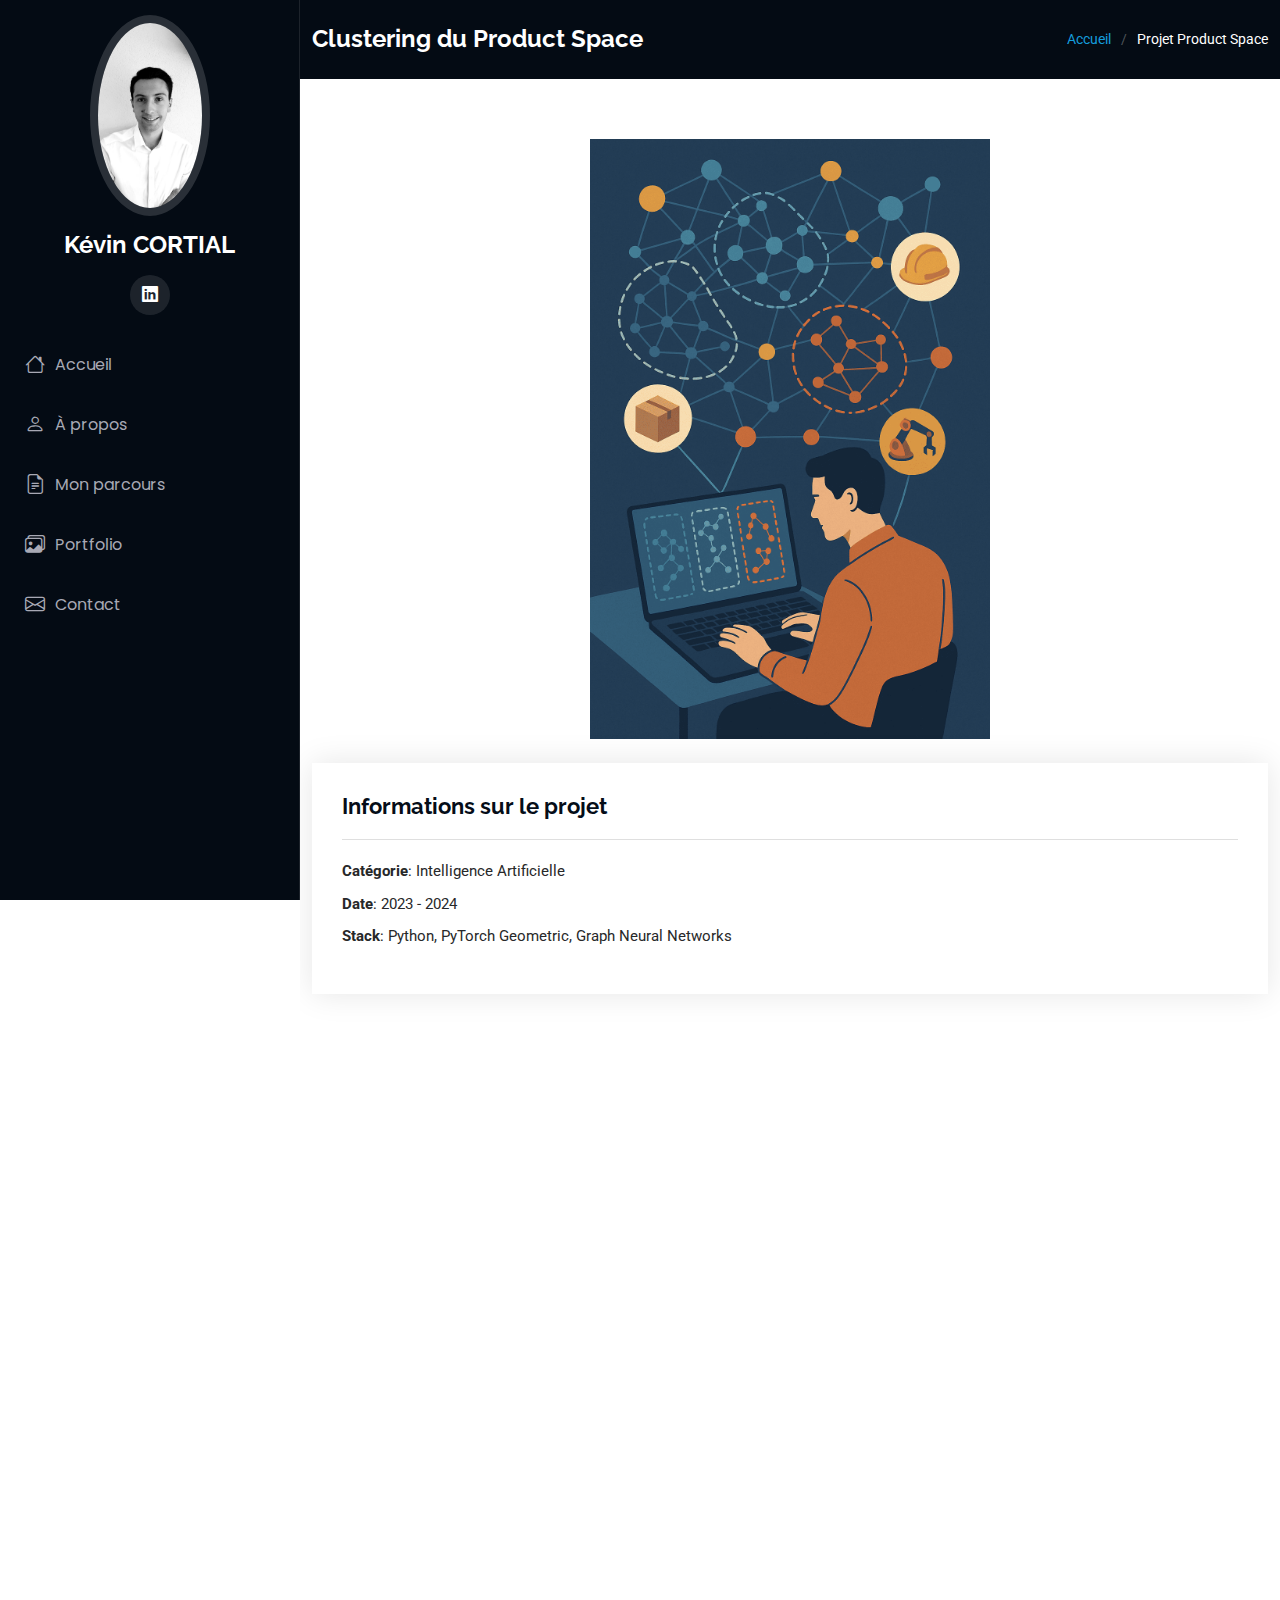
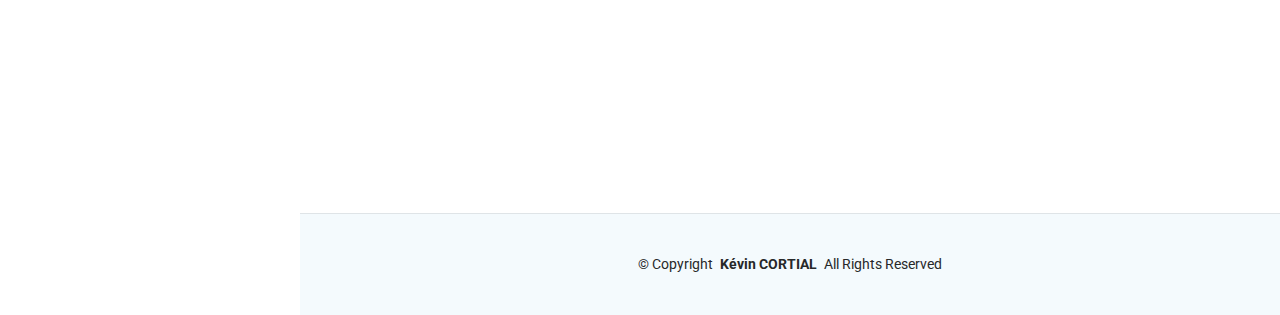
<file: portfolio/portfolio-details-product-space.html>
<!DOCTYPE html>
<html lang="fr">

<head>
  <meta charset="utf-8">
  <meta content="width=device-width, initial-scale=1.0" name="viewport">
  <title>Clustering du Product Space - Kévin CORTIAL</title>
  <meta content="Projet de recherche sur le clustering du Product Space avec des Graph Neural Networks" name="description">
  <meta content="Graph Neural Networks, Deep Learning, Product Space, Python, PyTorch Geometric" name="keywords">

  <!-- Favicons -->
  <link href="../assets/img/favicon.png" rel="icon">
  <link href="../assets/img/apple-touch-icon.png" rel="apple-touch-icon">

  <!-- Fonts -->
  <link href="https://fonts.googleapis.com" rel="preconnect">
  <link href="https://fonts.gstatic.com" rel="preconnect" crossorigin>
  <link href="https://fonts.googleapis.com/css2?family=Roboto:ital,wght@0,100;0,300;0,400;0,500;0,700;0,900;1,100;1,300;1,400;1,500;1,700;1,900&family=Poppins:ital,wght@0,100;0,200;0,300;0,400;0,500;0,600;0,700;0,800;0,900;1,100;1,200;1,300;1,400;1,500;1,600;1,700;1,800;1,900&family=Raleway:ital,wght@0,100;0,200;0,300;0,400;0,500;0,600;0,700;0,800;0,900;1,100;1,200;1,300;1,400;1,500;1,600;1,700;1,800;1,900&display=swap" rel="stylesheet">

  <!-- Vendor CSS Files -->
  <link href="../assets/vendor/bootstrap/css/bootstrap.min.css" rel="stylesheet">
  <link href="../assets/vendor/bootstrap-icons/bootstrap-icons.css" rel="stylesheet">
  <link href="../assets/vendor/aos/aos.css" rel="stylesheet">
  <link href="../assets/vendor/glightbox/css/glightbox.min.css" rel="stylesheet">
  <link href="../assets/vendor/swiper/swiper-bundle.min.css" rel="stylesheet">

  <!-- Main CSS File -->
  <link href="../assets/css/main.css" rel="stylesheet">
</head>

<body class="index-page">

  <header id="header" class="header dark-background d-flex flex-column">
    <i class="header-toggle d-xl-none bi bi-list"></i>

    <div class="profile-img">
      <img src="../assets/img/my-profile-img.jpg" alt="" class="img-fluid rounded-circle">
    </div>

    <a href="../index.html" class="logo d-flex align-items-center justify-content-center">
      <h1 class="sitename">Kévin CORTIAL</h1>
    </a>

    <div class="social-links text-center">
      <a href="https://www.linkedin.com/in/kevin-cortial/" target="_blank" class="linkedin"><i class="bi bi-linkedin"></i></a>
    </div>

    <nav id="navmenu" class="navmenu">
      <ul>
        <li><a href="../index.html#hero"><i class="bi bi-house navicon"></i>Accueil</a></li>
        <li><a href="../index.html#about"><i class="bi bi-person navicon"></i> À propos</a></li>
        <li><a href="../index.html#resume"><i class="bi bi-file-earmark-text navicon"></i> Mon parcours</a></li>
        <li><a href="../index.html#portfolio"><i class="bi bi-images navicon"></i> Portfolio</a></li>
        <li><a href="../index.html#contact"><i class="bi bi-envelope navicon"></i> Contact</a></li>
      </ul>
    </nav>

  </header>

  <main class="main">

    <!-- Page Title -->
    <div class="page-title dark-background">
      <div class="container d-lg-flex justify-content-between align-items-center">
        <h1 class="mb-2 mb-lg-0">Clustering du Product Space</h1>
        <nav class="breadcrumbs">
          <ol>
            <li><a href="../index.html">Accueil</a></li>
            <li class="current">Projet Product Space</li>
          </ol>
        </nav>
      </div>
    </div>

    <!-- Portfolio Details Section -->
    <section id="portfolio-details" class="portfolio-details section">
      <div class="container" data-aos="fade-up" data-aos-delay="100">
        <div class="row gy-4">
          <div class="col-12">
            <img src="../assets/img/portfolio/product-space-1.jpg" class="img-fluid d-block mx-auto" alt="Clustering du Product Space" style="max-width: 400px; height: auto; object-fit: cover;">
          </div>
          <div class="col-12">
            <div class="portfolio-info mb-4" data-aos="fade-up" data-aos-delay="200">
              <h3>Informations sur le projet</h3>
              <ul>
                <li><strong>Catégorie</strong>: Intelligence Artificielle</li>
                <li><strong>Date</strong>: 2023 - 2024</li>
                <li><strong>Stack</strong>: Python, PyTorch Geometric, Graph Neural Networks</li>
              </ul>
            </div>
            <div class="portfolio-description" data-aos="fade-up" data-aos-delay="300">
              <h2>Description du projet</h2>
              <p>
                Projet de recherche sur l'amélioration des recommandations de diversification industrielle en utilisant des techniques avancées d'apprentissage sur graphes. L'objectif est de proposer une nouvelle approche qui combine l'analyse de la structure du réseau avec les données textuelles des produits.
              </p>
              <h3>Objectif</h3>
              <p>
                Développer une nouvelle approche de clustering qui intègre à la fois la structure du graphe et les données textuelles des nœuds pour améliorer la précision des recommandations de diversification industrielle.
              </p>
              <h3>Méthodologie</h3>
              <ul>
                <li>Utilisation d'un réseau neuronal de graphe (GNN) adapté au clustering</li>
                <li>Intégration de la structure topologique du réseau</li>
                <li>Analyse des données textuelles des nœuds</li>
                <li>Validation sur l'ensemble de données du Product Space</li>
              </ul>
              <h3>Compétences développées</h3>
              <ul>
                <li>Deep Learning sur graphes (Graph Neural Networks)</li>
                <li>Analyse de réseaux complexes</li>
                <li>Développement d'algorithmes innovants</li>
                <li>Analyse macroéconomique</li>
              </ul>
              <h3>Résultats</h3>
              <ul>
                <li>Performances supérieures aux méthodes traditionnelles</li>
                <li>Amélioration significative des recommandations</li>
                <li>Meilleure prise en compte des caractéristiques des produits</li>
                <li>Contribution à la littérature macroéconomique</li>
              </ul>
            </div>
          </div>
        </div>
      </div>
    </section>

  </main>

  <footer id="footer" class="footer position-relative light-background">
    <div class="container">
      <div class="copyright text-center">
        <p>© <span>Copyright</span> <strong class="px-1 sitename">Kévin CORTIAL</strong> <span>All Rights Reserved</span></p>
      </div>
    </div>
  </footer>

  <!-- Scroll Top -->
  <a href="#" id="scroll-top" class="scroll-top d-flex align-items-center justify-content-center"><i class="bi bi-arrow-up-short"></i></a>

  <!-- Preloader -->
  <div id="preloader"></div>

  <!-- Vendor JS Files -->
  <script src="../assets/vendor/bootstrap/js/bootstrap.bundle.min.js"></script>
  <script src="../assets/vendor/php-email-form/validate.js"></script>
  <script src="../assets/vendor/aos/aos.js"></script>
  <script src="../assets/vendor/typed.js/typed.umd.js"></script>
  <script src="../assets/vendor/purecounter/purecounter_vanilla.js"></script>
  <script src="../assets/vendor/waypoints/noframework.waypoints.js"></script>
  <script src="../assets/vendor/glightbox/js/glightbox.min.js"></script>
  <script src="../assets/vendor/imagesloaded/imagesloaded.pkgd.min.js"></script>
  <script src="../assets/vendor/isotope-layout/isotope.pkgd.min.js"></script>
  <script src="../assets/vendor/swiper/swiper-bundle.min.js"></script>

  <!-- Main JS File -->
  <script src="../assets/js/main.js"></script>

</body>

</html>
</file>
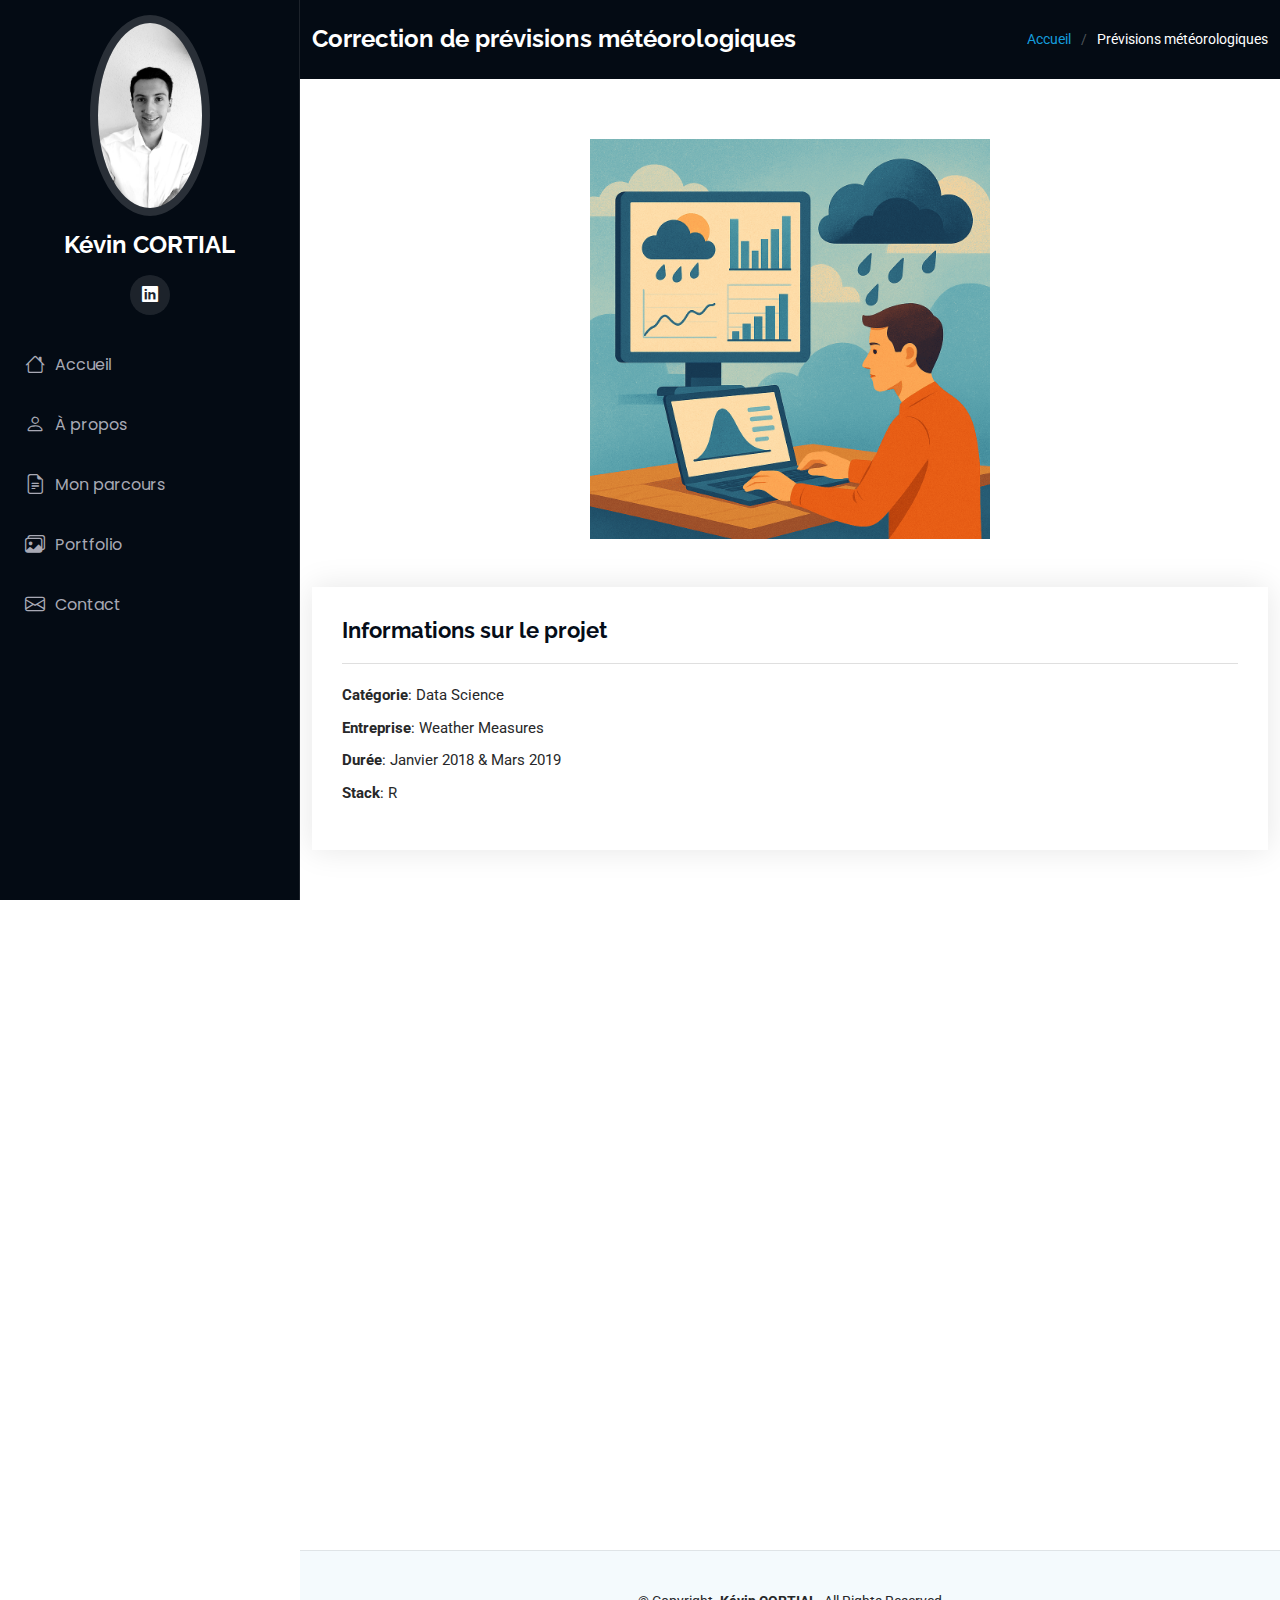
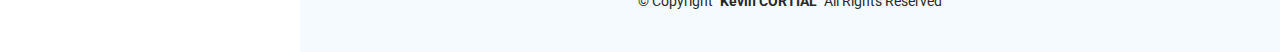
<file: portfolio/portfolio-details-weather-measures.html>
<!DOCTYPE html>
<html lang="fr">

<head>
  <meta charset="utf-8">
  <meta content="width=device-width, initial-scale=1.0" name="viewport">
  <title>Correction de prévisions météorologiques - Kévin CORTIAL</title>
  <meta content="Projet de correction de prévisions météorologiques avec Weather Measures" name="description">
  <meta content="météo, prévisions, R, statistiques, data science" name="keywords">

  <!-- Favicons -->
  <link href="../assets/img/favicon.png" rel="icon">
  <link href="../assets/img/apple-touch-icon.png" rel="apple-touch-icon">

  <!-- Fonts -->
  <link href="https://fonts.googleapis.com" rel="preconnect">
  <link href="https://fonts.gstatic.com" rel="preconnect" crossorigin>
  <link href="https://fonts.googleapis.com/css2?family=Roboto:ital,wght@0,100;0,300;0,400;0,500;0,700;0,900;1,100;1,300;1,400;1,500;1,700;1,900&family=Poppins:ital,wght@0,100;0,200;0,300;0,400;0,500;0,600;0,700;0,800;0,900;1,100;1,200;1,300;1,400;1,500;1,600;1,700;1,800;1,900&family=Raleway:ital,wght@0,100;0,200;0,300;0,400;0,500;0,600;0,700;0,800;0,900;1,100;1,200;1,300;1,400;1,500;1,600;1,700;1,800;1,900&display=swap" rel="stylesheet">

  <!-- Vendor CSS Files -->
  <link href="../assets/vendor/bootstrap/css/bootstrap.min.css" rel="stylesheet">
  <link href="../assets/vendor/bootstrap-icons/bootstrap-icons.css" rel="stylesheet">
  <link href="../assets/vendor/aos/aos.css" rel="stylesheet">
  <link href="../assets/vendor/glightbox/css/glightbox.min.css" rel="stylesheet">
  <link href="../assets/vendor/swiper/swiper-bundle.min.css" rel="stylesheet">

  <!-- Main CSS File -->
  <link href="../assets/css/main.css" rel="stylesheet">
</head>

<body class="index-page">

  <header id="header" class="header dark-background d-flex flex-column">
    <i class="header-toggle d-xl-none bi bi-list"></i>

    <div class="profile-img">
      <img src="../assets/img/my-profile-img.jpg" alt="" class="img-fluid rounded-circle">
    </div>

    <a href="../index.html" class="logo d-flex align-items-center justify-content-center">
      <h1 class="sitename">Kévin CORTIAL</h1>
    </a>

    <div class="social-links text-center">
      <a href="https://www.linkedin.com/in/kevin-cortial/" target="_blank" class="linkedin"><i class="bi bi-linkedin"></i></a>
    </div>

    <nav id="navmenu" class="navmenu">
      <ul>
        <li><a href="../index.html#hero"><i class="bi bi-house navicon"></i>Accueil</a></li>
        <li><a href="../index.html#about"><i class="bi bi-person navicon"></i> À propos</a></li>
        <li><a href="../index.html#resume"><i class="bi bi-file-earmark-text navicon"></i> Mon parcours</a></li>
        <li><a href="../index.html#portfolio"><i class="bi bi-images navicon"></i> Portfolio</a></li>
        <li><a href="../index.html#contact"><i class="bi bi-envelope navicon"></i> Contact</a></li>
      </ul>
    </nav>

  </header>

  <main class="main">

    <!-- Page Title -->
    <div class="page-title dark-background">
      <div class="container d-lg-flex justify-content-between align-items-center">
        <h1 class="mb-2 mb-lg-0">Correction de prévisions météorologiques</h1>
        <nav class="breadcrumbs">
          <ol>
            <li><a href="../index.html">Accueil</a></li>
            <li class="current">Prévisions météorologiques</li>
          </ol>
        </nav>
      </div>
    </div>

    <!-- Portfolio Details Section -->
    <section id="portfolio-details" class="portfolio-details section">
      <div class="container" data-aos="fade-up" data-aos-delay="100">
        <div class="row gy-4">
          <div class="col-12">
            <img src="../assets/img/portfolio/weather-measures-1.jpg" class="img-fluid mb-4 d-block mx-auto" style="max-width:400px;width:100%;height:auto;object-fit:cover;" alt="Correction de prévisions météorologiques">
          </div>
          <div class="col-12">
            <div class="portfolio-info mb-4" data-aos="fade-up" data-aos-delay="200">
              <h3>Informations sur le projet</h3>
              <ul>
                <li><strong>Catégorie</strong>: Data Science</li>
                <li><strong>Entreprise</strong>: Weather Measures</li>
                <li><strong>Durée</strong>: Janvier 2018 & Mars 2019</li>
                <li><strong>Stack</strong>: R</li>
              </ul>
            </div>
            <div class="portfolio-description" data-aos="fade-up" data-aos-delay="300">
              <h2>Description du projet</h2>
              <p>
                Projet universitaire et stage avec Weather Measures, une entreprise spécialisée dans les prévisions météorologiques de précision. Analyse et correction des prévisions GFS pour deux sites agricoles : en Indre-et-Loire et en Côte d'Ivoire.
              </p>
              <h3>Objectif</h3>
              <p>
                Améliorer la précision des prévisions météorologiques GFS (Global Forecast System) par analyse statistique et correction des données.
              </p>
              <h3>Méthodologie</h3>
              <ul>
                <li>Collecte des prévisions GFS</li>
                <li>Extraction et traitement des données pertinentes</li>
                <li>Correction statistique des prévisions</li>
              </ul>
              <h3>Compétences développées</h3>
              <ul>
                <li>R : lubridate (séries temporelles), plyr (data frames)</li>
                <li>Tests statistiques et lois probabilistes</li>
                <li>Communication professionnelle</li>
              </ul>
              <h3>Résultats</h3>
              <ul>
                <li>Méthodologie robuste de correction des prévisions</li>
                <li>Amélioration des compétences en R et statistiques</li>
                <li>Expérience en contexte professionnel réel</li>
              </ul>
            </div>
          </div>
        </div>
      </div>
    </section>

  </main>

  <footer id="footer" class="footer position-relative light-background">
    <div class="container">
      <div class="copyright text-center">
        <p>© <span>Copyright</span> <strong class="px-1 sitename">Kévin CORTIAL</strong> <span>All Rights Reserved</span></p>
      </div>
    </div>
  </footer>

  <!-- Scroll Top -->
  <a href="#" id="scroll-top" class="scroll-top d-flex align-items-center justify-content-center"><i class="bi bi-arrow-up-short"></i></a>

  <!-- Preloader -->
  <div id="preloader"></div>

  <!-- Vendor JS Files -->
  <script src="../assets/vendor/bootstrap/js/bootstrap.bundle.min.js"></script>
  <script src="../assets/vendor/php-email-form/validate.js"></script>
  <script src="../assets/vendor/aos/aos.js"></script>
  <script src="../assets/vendor/typed.js/typed.umd.js"></script>
  <script src="../assets/vendor/purecounter/purecounter_vanilla.js"></script>
  <script src="../assets/vendor/waypoints/noframework.waypoints.js"></script>
  <script src="../assets/vendor/glightbox/js/glightbox.min.js"></script>
  <script src="../assets/vendor/imagesloaded/imagesloaded.pkgd.min.js"></script>
  <script src="../assets/vendor/isotope-layout/isotope.pkgd.min.js"></script>
  <script src="../assets/vendor/swiper/swiper-bundle.min.js"></script>

  <!-- Main JS File -->
  <script src="../assets/js/main.js"></script>

</body>

</html>
</file>
<file: assets/css/main.css>
/**
* Template Name: iPortfolio
* Template URL: https://bootstrapmade.com/iportfolio-bootstrap-portfolio-websites-template/
* Updated: Jun 29 2024 with Bootstrap v5.3.3
* Author: BootstrapMade.com
* License: https://bootstrapmade.com/license/
*/

/*--------------------------------------------------------------
# Font & Color Variables
# Help: https://bootstrapmade.com/color-system/
--------------------------------------------------------------*/
/* Fonts */
:root {
  --default-font: "Roboto",  system-ui, -apple-system, "Segoe UI", Roboto, "Helvetica Neue", Arial, "Noto Sans", "Liberation Sans", sans-serif, "Apple Color Emoji", "Segoe UI Emoji", "Segoe UI Symbol", "Noto Color Emoji";
  --heading-font: "Raleway",  sans-serif;
  --nav-font: "Poppins",  sans-serif;
}

/* Global Colors - The following color variables are used throughout the website. Updating them here will change the color scheme of the entire website */
:root { 
  --background-color: #ffffff; /* Background color for the entire website, including individual sections */
  --default-color: #272829; /* Default color used for the majority of the text content across the entire website */
  --heading-color: #050d18; /* Color for headings, subheadings and title throughout the website */
  --accent-color: #149ddd; /* Accent color that represents your brand on the website. It's used for buttons, links, and other elements that need to stand out */
  --surface-color: #ffffff; /* The surface color is used as a background of boxed elements within sections, such as cards, icon boxes, or other elements that require a visual separation from the global background. */
  --contrast-color: #ffffff; /* Contrast color for text, ensuring readability against backgrounds of accent, heading, or default colors. */
}

/* Nav Menu Colors - The following color variables are used specifically for the navigation menu. They are separate from the global colors to allow for more customization options */
:root {
  --nav-color: #a8a9b4;  /* The default color of the main navmenu links */
  --nav-hover-color: #ffffff; /* Applied to main navmenu links when they are hovered over or active */
  --nav-mobile-background-color: #040b14; /* Used as the background color for mobile navigation menu */
  --nav-dropdown-background-color: #040b14; /* Used as the background color for dropdown items that appear when hovering over primary navigation items */
  --nav-dropdown-color: #a8a9b4; /* Used for navigation links of the dropdown items in the navigation menu. */
  --nav-dropdown-hover-color: #ffffff; /* Similar to --nav-hover-color, this color is applied to dropdown navigation links when they are hovered over. */
}

/* Color Presets - These classes override global colors when applied to any section or element, providing reuse of the sam color scheme. */

.light-background {
  --background-color: #f4fafd;
  --surface-color: #ffffff;
}

.dark-background {
  --background-color: #040b14;
  --default-color: #ffffff;
  --heading-color: #ffffff;
  --surface-color: #151f2b;
  --contrast-color: #ffffff;
}

/* Smooth scroll */
:root {
  scroll-behavior: smooth;
}

/*--------------------------------------------------------------
# General Styling & Shared Classes
--------------------------------------------------------------*/
body {
  color: var(--default-color);
  background-color: var(--background-color);
  font-family: var(--default-font);
}

a {
  color: var(--accent-color);
  text-decoration: none;
  transition: 0.3s;
}

a:hover {
  color: color-mix(in srgb, var(--accent-color), transparent 25%);
  text-decoration: none;
}

h1,
h2,
h3,
h4,
h5,
h6 {
  color: var(--heading-color);
  font-family: var(--heading-font);
}

/* PHP Email Form Messages
------------------------------*/
.php-email-form .error-message {
  display: none;
  background: #df1529;
  color: #ffffff;
  text-align: left;
  padding: 15px;
  margin-bottom: 24px;
  font-weight: 600;
}

.php-email-form .sent-message {
  display: none;
  color: #ffffff;
  background: #059652;
  text-align: center;
  padding: 15px;
  margin-bottom: 24px;
  font-weight: 600;
}

.php-email-form .loading {
  display: none;
  background: var(--surface-color);
  text-align: center;
  padding: 15px;
  margin-bottom: 24px;
}

.php-email-form .loading:before {
  content: "";
  display: inline-block;
  border-radius: 50%;
  width: 24px;
  height: 24px;
  margin: 0 10px -6px 0;
  border: 3px solid var(--accent-color);
  border-top-color: var(--surface-color);
  animation: php-email-form-loading 1s linear infinite;
}

@keyframes php-email-form-loading {
  0% {
    transform: rotate(0deg);
  }

  100% {
    transform: rotate(360deg);
  }
}

/*--------------------------------------------------------------
# Global Header
--------------------------------------------------------------*/
.header {
  color: var(--default-color);
  background-color: var(--background-color);
  position: fixed;
  top: 0;
  left: 0;
  bottom: 0;
  padding: 0 15px;
  width: 300px;
  transition: all ease-in-out 0.3s;
  overflow-y: auto;
  z-index: 997;
  border-right: 1px solid color-mix(in srgb, var(--default-color), transparent 90%);
}

.header .profile-img img {
  margin: 15px auto;
  display: block;
  width: 120px;
  border: 8px solid color-mix(in srgb, var(--default-color), transparent 85%);
}

.header .logo {
  line-height: 1;
  margin-bottom: 15px;
}

.header .logo img {
  max-height: 32px;
  margin-right: 8px;
}

.header .logo h1 {
  font-size: 24px;
  margin: 0;
  font-weight: 700;
  color: var(--heading-color);
}

.header .social-links {
  margin: 0 0 20px 0;
}

.header .social-links a {
  font-size: 16px;
  display: inline-flex;
  align-items: center;
  justify-content: center;
  background: color-mix(in srgb, var(--default-color), transparent 90%);
  color: var(--default-color);
  margin: 0 2px;
  border-radius: 50%;
  text-align: center;
  width: 40px;
  height: 40px;
  transition: 0.3s;
}

.header .social-links a:hover {
  color: var(--contrast-color);
  background: var(--accent-color);
}

@media (min-width: 1200px) {

  .header~main,
  .header~#footer {
    margin-left: 300px;
  }
}

@media (max-width: 1199px) {
  .header {
    left: -100%;
  }
}

.header.header-show {
  left: 0;
}

.header .header-toggle {
  color: var(--contrast-color);
  background-color: var(--accent-color);
  font-size: 22px;
  display: flex;
  align-items: center;
  justify-content: center;
  width: 40px;
  height: 40px;
  border-radius: 50%;
  cursor: pointer;
  position: fixed;
  top: 15px;
  right: 15px;
  z-index: 9999;
  transition: background-color 0.3s;
}

.header .header-toggle:hover {
  color: var(--contrast-color);
  background-color: color-mix(in srgb, var(--accent-color) 90%, white 15%);
}

/*--------------------------------------------------------------
# Navigation Menu
--------------------------------------------------------------*/
.mobile-nav-toggle {
  display: none;
}

.navmenu {
  padding: 0;
  z-index: 9997;
}

.navmenu ul {
  list-style: none;
  padding: 0 0 20px 0;
  margin: 0;
}

.navmenu a,
.navmenu a:focus {
  color: var(--nav-color);
  padding: 15px 10px;
  font-family: var(--nav-font);
  font-size: 16px;
  font-weight: 400;
  display: flex;
  align-items: center;
  white-space: nowrap;
  transition: 0.3s;
  width: 100%;
}

.navmenu a .navicon,
.navmenu a:focus .navicon {
  font-size: 20px;
  margin-right: 10px;
}

.navmenu a .toggle-dropdown,
.navmenu a:focus .toggle-dropdown {
  font-size: 12px;
  line-height: 0;
  margin-left: auto;
  width: 30px;
  height: 30px;
  display: flex;
  align-items: center;
  justify-content: center;
  border-radius: 50%;
  transition: 0.3s;
  flex-shrink: 0;
  background-color: color-mix(in srgb, var(--accent-color), transparent 90%);
}

.navmenu a .toggle-dropdown:hover,
.navmenu a:focus .toggle-dropdown:hover {
  background-color: var(--accent-color);
  color: var(--contrast-color);
}

.navmenu a:hover,
.navmenu .active,
.navmenu .active:focus {
  color: var(--nav-hover-color);
}

.navmenu a:hover .navicon,
.navmenu .active .navicon,
.navmenu .active:focus .navicon {
  color: var(--accent-color);
}

.navmenu .active .toggle-dropdown,
.navmenu .active:focus .toggle-dropdown {
  background-color: var(--accent-color);
  color: var(--contrast-color);
  transform: rotate(180deg);
}

.navmenu .dropdown {
  display: block;
}

.navmenu .dropdown a,
.navmenu .dropdown a:focus {
  color: --nav-dropdown-color;
}

.navmenu .dropdown a:hover,
.navmenu .dropdown .active,
.navmenu .dropdown .active:focus {
  color: var(--nav-dropdown-hover-color);
}

.navmenu .dropdown ul {
  position: static;
  display: none;
  z-index: 99;
  padding: 5px 10px;
  margin: 5px 10px;
  background-color: var(--nav-dropdown-background-color);
  border: 1px solid color-mix(in srgb, var(--default-color), transparent 90%);
  box-shadow: none;
  transition: all 0.5s ease-in-out;
}

.navmenu .dropdown ul ul {
  background-color: rgba(33, 37, 41, 0.1);
}

.navmenu .dropdown>.dropdown-active {
  display: block;
  background-color: rgba(33, 37, 41, 0.03);
}

/*--------------------------------------------------------------
# Global Footer
--------------------------------------------------------------*/
.footer {
  color: var(--default-color);
  background-color: var(--background-color);
  font-size: 14px;
  padding: 40px 0;
  position: relative;
  border-top: 1px solid color-mix(in srgb, var(--default-color), transparent 90%);
}

.footer .copyright p {
  margin-bottom: 0;
}

.footer .credits {
  margin-top: 4px;
  font-size: 13px;
  text-align: center;
}

/*--------------------------------------------------------------
# Preloader
--------------------------------------------------------------*/
#preloader {
  position: fixed;
  inset: 0;
  z-index: 999999;
  overflow: hidden;
  background: var(--background-color);
  transition: all 0.6s ease-out;
}

#preloader:before {
  content: "";
  position: fixed;
  top: calc(50% - 30px);
  left: calc(50% - 30px);
  border: 6px solid #ffffff;
  border-color: var(--accent-color) transparent var(--accent-color) transparent;
  border-radius: 50%;
  width: 60px;
  height: 60px;
  animation: animate-preloader 1.5s linear infinite;
}

@keyframes animate-preloader {
  0% {
    transform: rotate(0deg);
  }

  100% {
    transform: rotate(360deg);
  }
}

/*--------------------------------------------------------------
# Scroll Top Button
--------------------------------------------------------------*/
.scroll-top {
  position: fixed;
  visibility: hidden;
  opacity: 0;
  right: 15px;
  bottom: -15px;
  z-index: 99999;
  background-color: var(--accent-color);
  width: 44px;
  height: 44px;
  border-radius: 50px;
  transition: all 0.4s;
}

.scroll-top i {
  font-size: 24px;
  color: var(--contrast-color);
  line-height: 0;
}

.scroll-top:hover {
  background-color: color-mix(in srgb, var(--accent-color), transparent 20%);
  color: var(--contrast-color);
}

.scroll-top.active {
  visibility: visible;
  opacity: 1;
  bottom: 15px;
}

/*--------------------------------------------------------------
# Disable aos animation delay on mobile devices
--------------------------------------------------------------*/
@media screen and (max-width: 768px) {
  [data-aos-delay] {
    transition-delay: 0 !important;
  }
}

/*--------------------------------------------------------------
# Global Page Titles & Breadcrumbs
--------------------------------------------------------------*/
.page-title {
  color: var(--default-color);
  background-color: var(--background-color);
  padding: 25px 0;
  position: relative;
}

.page-title h1 {
  font-size: 24px;
  font-weight: 700;
}

.page-title .breadcrumbs ol {
  display: flex;
  flex-wrap: wrap;
  list-style: none;
  padding: 0;
  margin: 0;
  font-size: 14px;
  font-weight: 400;
}

.page-title .breadcrumbs ol li+li {
  padding-left: 10px;
}

.page-title .breadcrumbs ol li+li::before {
  content: "/";
  display: inline-block;
  padding-right: 10px;
  color: color-mix(in srgb, var(--default-color), transparent 70%);
}

/*--------------------------------------------------------------
# Global Sections
--------------------------------------------------------------*/
section,
.section {
  color: var(--default-color);
  background-color: var(--background-color);
  padding: 60px 0;
  overflow: clip;
}

/*--------------------------------------------------------------
# Global Section Titles
--------------------------------------------------------------*/
.section-title {
  padding-bottom: 60px;
  position: relative;
}

.section-title h2 {
  font-size: 32px;
  font-weight: 700;
  margin-bottom: 20px;
  padding-bottom: 20px;
  position: relative;
}

.section-title h2:after {
  content: "";
  position: absolute;
  display: block;
  width: 50px;
  height: 3px;
  background: var(--accent-color);
  left: 0;
  bottom: 0;
}

.section-title p {
  margin-bottom: 0;
}

/*--------------------------------------------------------------
# Hero Section
--------------------------------------------------------------*/
.hero {
  width: 100%;
  min-height: 100vh;
  position: relative;
  padding: 80px 0;
  display: flex;
  align-items: center;
  justify-content: center;
}

.hero img {
  position: absolute;
  inset: 0;
  display: block;
  width: 100%;
  height: 100%;
  object-fit: cover;
  z-index: 1;
}

.hero:before {
  content: "";
  background: color-mix(in srgb, var(--background-color), transparent 70%);
  position: absolute;
  inset: 0;
  z-index: 2;
}

.hero .container {
  position: relative;
  z-index: 3;
}

.hero h2 {
  margin: 0;
  font-size: 64px;
  font-weight: 700;
}

.hero p {
  margin: 5px 0 0 0;
  font-size: 26px;
}

.hero p span {
  letter-spacing: 1px;
  border-bottom: 2px solid var(--accent-color);
}

.hero .social-links {
  margin-top: 25px;
}

.hero .social-links a {
  font-size: 24px;
  display: inline-block;
  color: color-mix(in srgb, var(--default-color), transparent 50%);
  line-height: 1;
  margin-right: 20px;
  transition: 0.3s;
}

.hero .social-links a:hover {
  color: var(--accent-color);
}

@media (max-width: 768px) {
  .hero h2 {
    font-size: 32px;
  }

  .hero p {
    font-size: 20px;
  }
}

/*--------------------------------------------------------------
# About Section
--------------------------------------------------------------*/
.about .content h2 {
  font-weight: 700;
  font-size: 24px;
}

.about .content ul {
  list-style: none;
  padding: 0;
}

.about .content ul li {
  margin-bottom: 20px;
  display: flex;
  align-items: center;
}

.about .content ul strong {
  margin-right: 10px;
}

.about .content ul i {
  font-size: 16px;
  margin-right: 5px;
  color: var(--accent-color);
  line-height: 0;
}

/*--------------------------------------------------------------
# Stats Section
--------------------------------------------------------------*/
.stats .stats-item {
  padding: 30px;
  width: 100%;
}

.stats .stats-item i {
  color: var(--accent-color);
  display: block;
  font-size: 44px;
  float: left;
  line-height: 0;
}

.stats .stats-item .purecounter {
  color: var(--heading-color);
  font-size: 48px;
  line-height: 40px;
  display: block;
  font-weight: 700;
  margin-left: 60px;
}

.stats .stats-item p {
  color: color-mix(in srgb, var(--default-color), transparent 40%);
  padding: 15px 0 0 0;
  margin: 0 0 0 60px;
  font-family: var(--heading-font);
  font-size: 14px;
}

/*--------------------------------------------------------------
# Skills Section
--------------------------------------------------------------*/
.skills .progress {
  height: 60px;
  display: block;
  background: none;
  border-radius: 0;
}

.skills .progress .skill {
  color: var(--heading-color);
  padding: 0;
  margin: 0 0 6px 0;
  text-transform: uppercase;
  display: block;
  font-weight: 600;
  font-family: var(--heading-font);
}

.skills .progress .skill .val {
  float: right;
  font-style: normal;
}

.skills .progress-bar-wrap {
  background: color-mix(in srgb, var(--default-color), transparent 90%);
  height: 10px;
}

.skills .progress-bar {
  width: 1px;
  height: 10px;
  transition: 0.9s;
  background-color: var(--accent-color);
}

/*--------------------------------------------------------------
# Resume Section
--------------------------------------------------------------*/
.resume .resume-title {
  color: var(--heading-color);
  font-size: 26px;
  font-weight: 700;
  margin-top: 20px;
  margin-bottom: 20px;
}

.resume .resume-item {
  padding: 0 0 20px 20px;
  margin-top: -2px;
  border-left: 2px solid var(--accent-color);
  position: relative;
}

.resume .resume-item h4 {
  line-height: 18px;
  font-size: 18px;
  font-weight: 600;
  text-transform: uppercase;
  color: color-mix(in srgb, var(--default-color), transparent 20%);
  margin-bottom: 10px;
}

.resume .resume-item h5 {
  font-size: 16px;
  padding: 5px 15px;
  display: inline-block;
  font-weight: 600;
  margin-bottom: 10px;
}

.resume .resume-item ul {
  padding-left: 20px;
}

.resume .resume-item ul li {
  padding-bottom: 10px;
}

.resume .resume-item:last-child {
  padding-bottom: 0;
}

.resume .resume-item::before {
  content: "";
  position: absolute;
  width: 16px;
  height: 16px;
  border-radius: 50px;
  left: -9px;
  top: 0;
  background: var(--background-color);
  border: 2px solid var(--accent-color);
}

/*--------------------------------------------------------------
# Portfolio Section
--------------------------------------------------------------*/
.portfolio .portfolio-filters {
  padding: 0;
  margin: 0 auto 20px auto;
  list-style: none;
  text-align: center;
}

.portfolio .portfolio-filters li {
  cursor: pointer;
  display: inline-block;
  padding: 0;
  font-size: 14px;
  font-weight: 400;
  margin: 0 10px;
  line-height: 1;
  text-transform: uppercase;
  margin-bottom: 10px;
  transition: all 0.3s ease-in-out;
}

.portfolio .portfolio-filters li:hover,
.portfolio .portfolio-filters li.filter-active {
  color: var(--accent-color);
}

.portfolio .portfolio-filters li:first-child {
  margin-left: 0;
}

.portfolio .portfolio-filters li:last-child {
  margin-right: 0;
}

@media (max-width: 575px) {
  .portfolio .portfolio-filters li {
    font-size: 14px;
    margin: 0 5px;
  }
}

.portfolio .portfolio-content {
  position: relative;
  overflow: hidden;
}

.portfolio .portfolio-content img {
  transition: 0.3s;
}

.portfolio .portfolio-content .portfolio-info {
  opacity: 0;
  position: absolute;
  inset: 0;
  z-index: 3;
  transition: all ease-in-out 0.3s;
  background: rgba(0, 0, 0, 0.6);
  padding: 15px;
}

.portfolio .portfolio-content .portfolio-info h4 {
  font-size: 14px;
  padding: 5px 10px;
  font-weight: 400;
  color: #ffffff;
  display: inline-block;
  background-color: var(--accent-color);
}

.portfolio .portfolio-content .portfolio-info p {
  position: absolute;
  bottom: 10px;
  text-align: center;
  display: inline-block;
  left: 0;
  right: 0;
  font-size: 16px;
  font-weight: 600;
  color: rgba(255, 255, 255, 0.8);
}

.portfolio .portfolio-content .portfolio-info .preview-link,
.portfolio .portfolio-content .portfolio-info .details-link {
  position: absolute;
  left: calc(50% - 40px);
  font-size: 26px;
  top: calc(50% - 14px);
  color: #fff;
  transition: 0.3s;
  line-height: 1.2;
}

.portfolio .portfolio-content .portfolio-info .preview-link:hover,
.portfolio .portfolio-content .portfolio-info .details-link:hover {
  color: var(--accent-color);
}

.portfolio .portfolio-content .portfolio-info .details-link {
  left: 50%;
  font-size: 34px;
  line-height: 0;
}

.portfolio .portfolio-content:hover .portfolio-info {
  opacity: 1;
}

.portfolio .portfolio-content:hover img {
  transform: scale(1.1);
}

/*--------------------------------------------------------------
# Services Section
--------------------------------------------------------------*/
.services .service-item {
  position: relative;
}

.services .service-item .icon {
  background: var(--accent-color);
  display: flex;
  align-items: center;
  justify-content: center;
  width: 54px;
  height: 54px;
  border-radius: 50%;
  transition: 0.5s;
  border: 1px solid var(--accent-color);
  margin-right: 20px;
}

.services .service-item .icon i {
  color: var(--contrast-color);
  font-size: 24px;
  line-height: 0;
}

.services .service-item:hover .icon {
  background: var(--surface-color);
}

.services .service-item:hover .icon i {
  color: var(--accent-color);
}

.services .service-item .title {
  font-weight: 700;
  margin-bottom: 15px;
  font-size: 18px;
}

.services .service-item .title a {
  color: var(--heading-color);
}

.services .service-item .title a:hover {
  color: var(--accent-color);
}

.services .service-item .description {
  line-height: 24px;
  font-size: 14px;
}

/*--------------------------------------------------------------
# Testimonials Section
--------------------------------------------------------------*/
.testimonials .testimonials-carousel,
.testimonials .testimonials-slider {
  overflow: hidden;
}

.testimonials .testimonial-item {
  box-sizing: content-box;
  text-align: center;
  min-height: 320px;
}

.testimonials .testimonial-item .testimonial-img {
  width: 90px;
  border-radius: 50%;
  margin: 0 auto;
}

.testimonials .testimonial-item h3 {
  font-size: 18px;
  font-weight: bold;
  margin: 10px 0 5px 0;
}

.testimonials .testimonial-item h4 {
  font-size: 14px;
  color: color-mix(in srgb, var(--default-color), transparent 20%);
  margin: 0;
}

.testimonials .testimonial-item .quote-icon-left,
.testimonials .testimonial-item .quote-icon-right {
  color: color-mix(in srgb, var(--accent-color), transparent 40%);
  font-size: 26px;
  line-height: 0;
}

.testimonials .testimonial-item .quote-icon-left {
  display: inline-block;
  left: -5px;
  position: relative;
}

.testimonials .testimonial-item .quote-icon-right {
  display: inline-block;
  right: -5px;
  position: relative;
  top: 10px;
  transform: scale(-1, -1);
}

.testimonials .testimonial-item p {
  font-style: italic;
  margin: 0 15px 15px 15px;
  padding: 20px;
  background-color: var(--surface-color);
  position: relative;
  margin-bottom: 35px;
  border-radius: 6px;
  box-shadow: 0px 2px 15px rgba(0, 0, 0, 0.1);
}

.testimonials .testimonial-item p::after {
  content: "";
  width: 0;
  height: 0;
  border-top: 20px solid var(--surface-color);
  border-right: 20px solid transparent;
  border-left: 20px solid transparent;
  position: absolute;
  bottom: -20px;
  left: calc(50% - 20px);
}

.testimonials .swiper-wrapper {
  height: auto;
}

.testimonials .swiper-pagination {
  margin-top: 40px;
  position: relative;
}

.testimonials .swiper-pagination .swiper-pagination-bullet {
  width: 12px;
  height: 12px;
  background-color: var(--background-color);
  opacity: 1;
  border: 1px solid var(--accent-color);
}

.testimonials .swiper-pagination .swiper-pagination-bullet-active {
  background-color: var(--accent-color);
}

/*--------------------------------------------------------------
# Contact Section
--------------------------------------------------------------*/
.contact .info-wrap {
  background-color: var(--surface-color);
  box-shadow: 0px 0px 20px rgba(0, 0, 0, 0.1);
  padding: 30px;
}

@media (max-width: 575px) {
  .contact .info-wrap {
    padding: 20px;
  }
}

.contact .info-item {
  margin-bottom: 40px;
}

.contact .info-item i {
  font-size: 20px;
  color: var(--accent-color);
  background: color-mix(in srgb, var(--accent-color), transparent 92%);
  width: 44px;
  height: 44px;
  display: flex;
  justify-content: center;
  align-items: center;
  border-radius: 50px;
  transition: all 0.3s ease-in-out;
  margin-right: 15px;
}

.contact .info-item h3 {
  padding: 0;
  font-size: 18px;
  font-weight: 700;
  margin-bottom: 5px;
}

.contact .info-item p {
  padding: 0;
  margin-bottom: 0;
  font-size: 14px;
}

.contact .info-item:hover i {
  background: var(--accent-color);
  color: var(--contrast-color);
}

.contact .php-email-form {
  background-color: var(--surface-color);
  height: 100%;
  padding: 30px;
  box-shadow: 0px 0px 20px rgba(0, 0, 0, 0.1);
}

@media (max-width: 575px) {
  .contact .php-email-form {
    padding: 20px;
  }
}

.contact .php-email-form input[type=text],
.contact .php-email-form input[type=email],
.contact .php-email-form textarea {
  font-size: 14px;
  padding: 10px 15px;
  box-shadow: none;
  border-radius: 0;
  color: var(--default-color);
  background-color: var(--surface-color);
  border-color: color-mix(in srgb, var(--default-color), transparent 80%);
}

.contact .php-email-form input[type=text]:focus,
.contact .php-email-form input[type=email]:focus,
.contact .php-email-form textarea:focus {
  border-color: var(--accent-color);
}

.contact .php-email-form input[type=text]::placeholder,
.contact .php-email-form input[type=email]::placeholder,
.contact .php-email-form textarea::placeholder {
  color: color-mix(in srgb, var(--default-color), transparent 70%);
}

.contact .php-email-form button[type=submit] {
  color: var(--contrast-color);
  background: var(--accent-color);
  border: 0;
  padding: 10px 30px;
  transition: 0.4s;
  border-radius: 50px;
}

.contact .php-email-form button[type=submit]:hover {
  background: color-mix(in srgb, var(--accent-color), transparent 25%);
}

/*--------------------------------------------------------------
# Portfolio Details Section
--------------------------------------------------------------*/
.portfolio-details .portfolio-details-slider img {
  width: 100%;
}

.portfolio-details .portfolio-details-slider .swiper-pagination {
  margin-top: 20px;
  position: relative;
}

.portfolio-details .portfolio-details-slider .swiper-pagination .swiper-pagination-bullet {
  width: 12px;
  height: 12px;
  background-color: color-mix(in srgb, var(--default-color), transparent 85%);
  opacity: 1;
}

.portfolio-details .portfolio-details-slider .swiper-pagination .swiper-pagination-bullet-active {
  background-color: var(--accent-color);
}

.portfolio-details .portfolio-info {
  padding: 30px;
  box-shadow: 0px 0 30px rgba(0, 0, 0, 0.1);
}

.portfolio-details .portfolio-info h3 {
  font-size: 22px;
  font-weight: 700;
  margin-bottom: 20px;
  padding-bottom: 20px;
  border-bottom: 1px solid color-mix(in srgb, var(--default-color), transparent 85%);
}

.portfolio-details .portfolio-info ul {
  list-style: none;
  padding: 0;
  font-size: 15px;
}

.portfolio-details .portfolio-info ul li+li {
  margin-top: 10px;
}

.portfolio-details .portfolio-description {
  padding-top: 30px;
}

.portfolio-details .portfolio-description h2 {
  font-size: 26px;
  font-weight: 700;
  margin-bottom: 20px;
}

.portfolio-details .portfolio-description p {
  padding: 0;
  color: color-mix(in srgb, var(--default-color), transparent 30%);
}

/*--------------------------------------------------------------
# Service Details Section
--------------------------------------------------------------*/
.service-details .services-list {
  padding: 10px 30px;
  border: 1px solid color-mix(in srgb, var(--default-color), transparent 90%);
  margin-bottom: 20px;
}

.service-details .services-list a {
  display: block;
  line-height: 1;
  padding: 8px 0 8px 15px;
  border-left: 3px solid color-mix(in srgb, var(--default-color), transparent 70%);
  margin: 20px 0;
  color: color-mix(in srgb, var(--default-color), transparent 20%);
  transition: 0.3s;
}

.service-details .services-list a.active {
  color: var(--heading-color);
  font-weight: 700;
  border-color: var(--accent-color);
}

.service-details .services-list a:hover {
  border-color: var(--accent-color);
}

.service-details .services-img {
  margin-bottom: 20px;
}

.service-details h3 {
  font-size: 26px;
  font-weight: 700;
}

.service-details h4 {
  font-size: 20px;
  font-weight: 700;
}

.service-details p {
  font-size: 15px;
}

.service-details ul {
  list-style: none;
  padding: 0;
  font-size: 15px;
}

.service-details ul li {
  padding: 5px 0;
  display: flex;
  align-items: center;
}

.service-details ul i {
  font-size: 20px;
  margin-right: 8px;
  color: var(--accent-color);
}

/*--------------------------------------------------------------
# Starter Section Section
--------------------------------------------------------------*/
.starter-section {
  /* Add your styles here */
}
</file>
